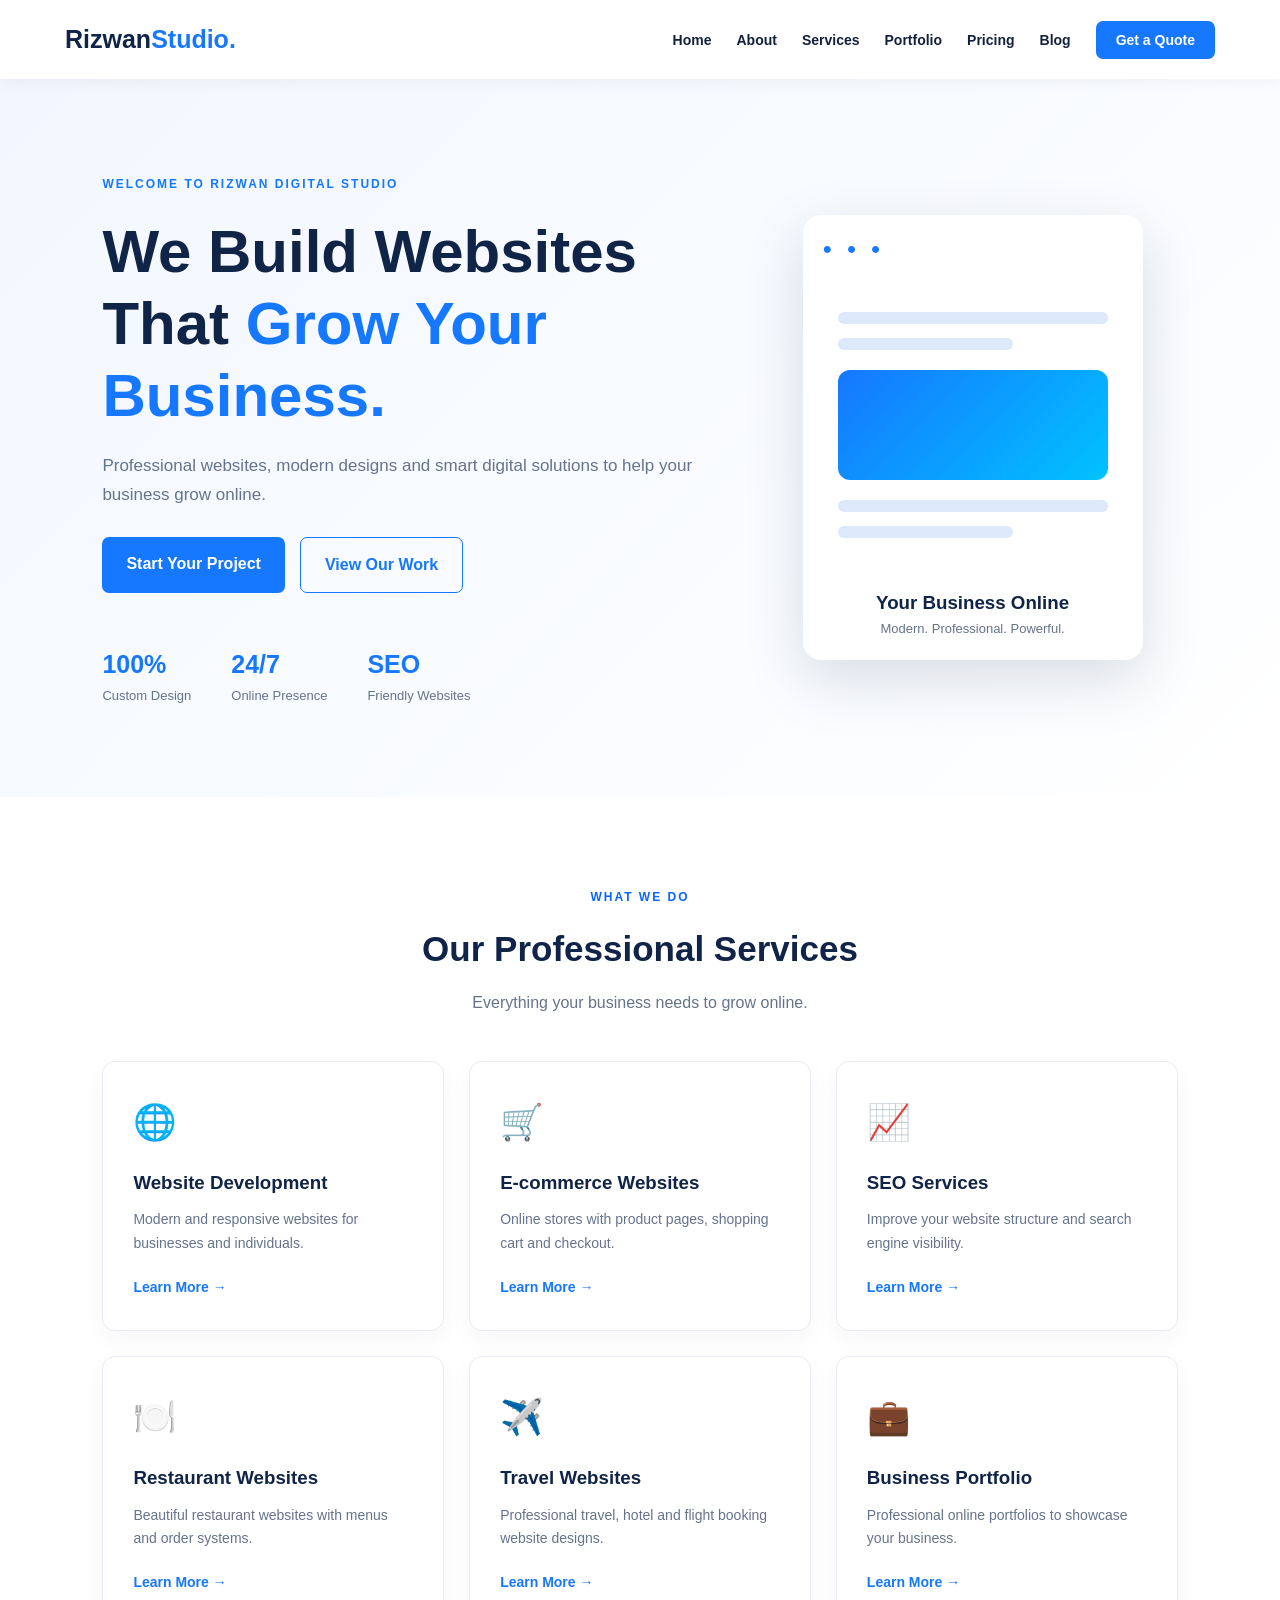
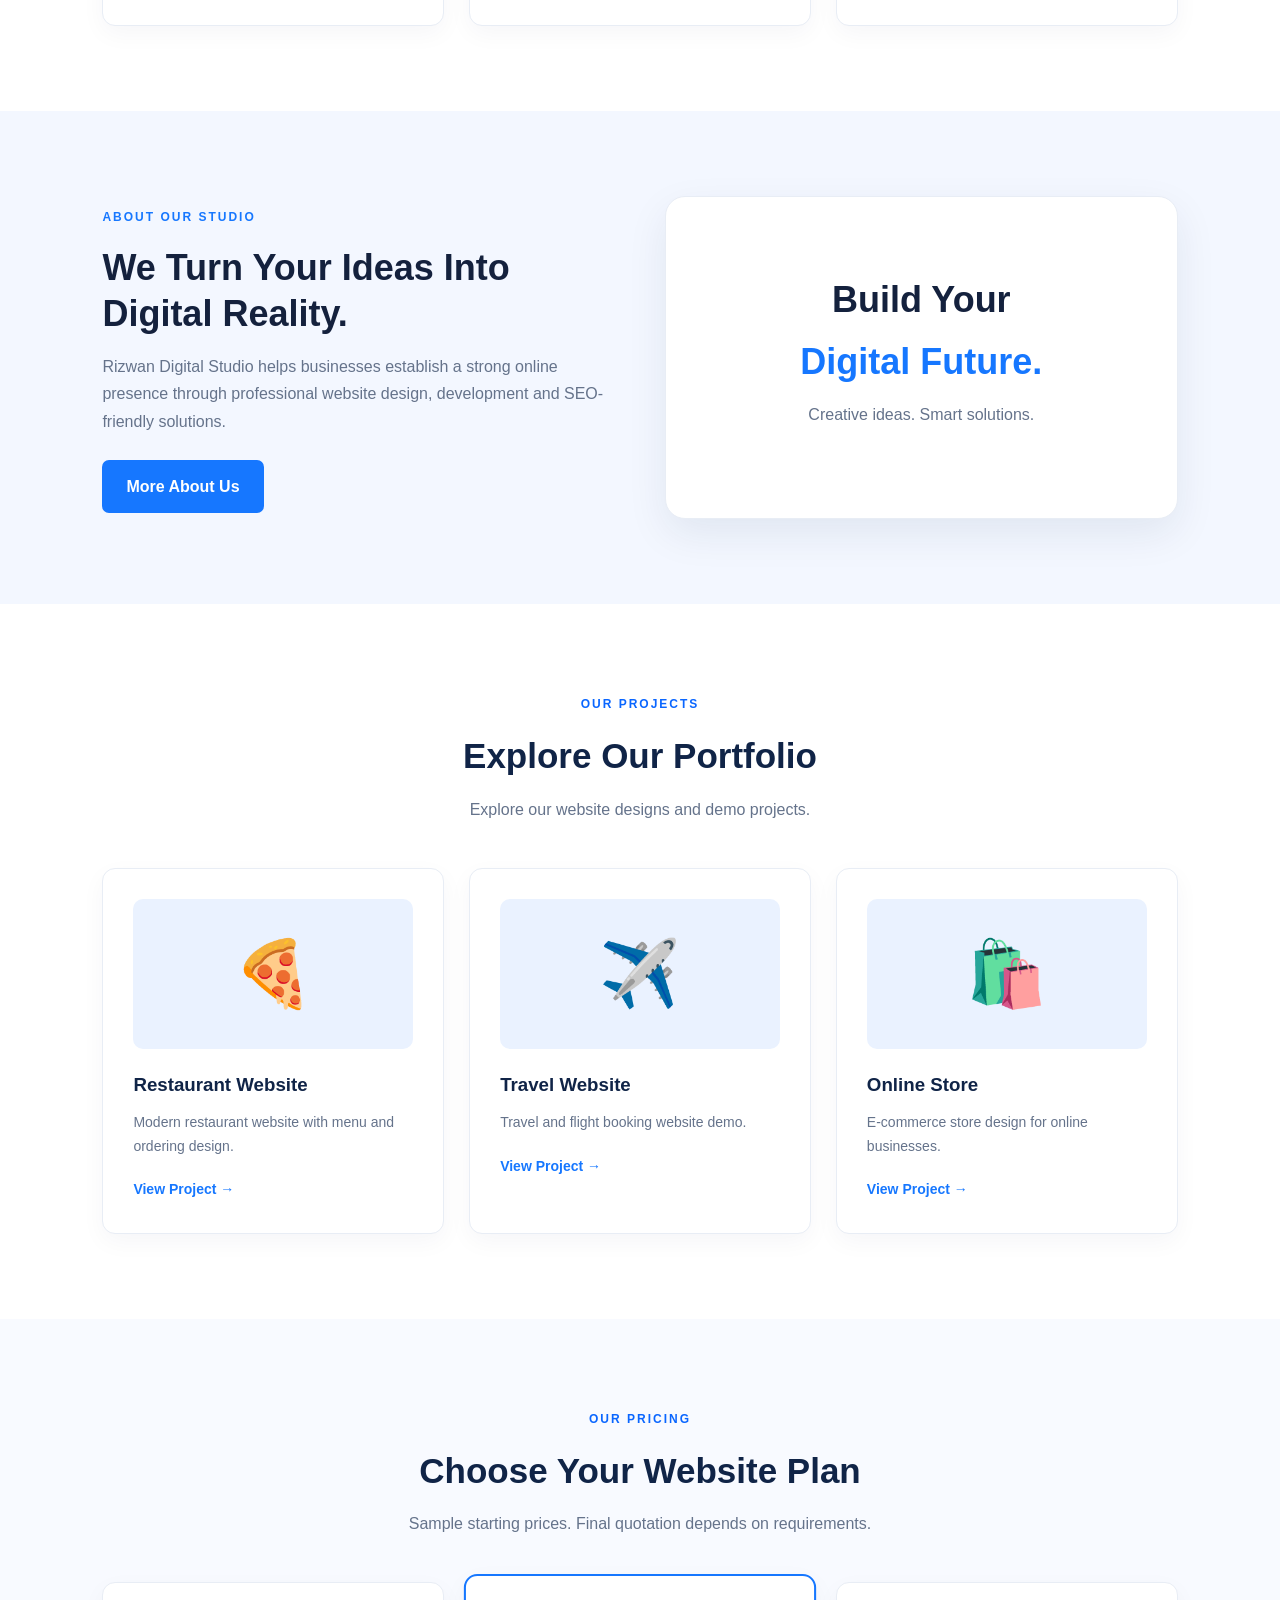
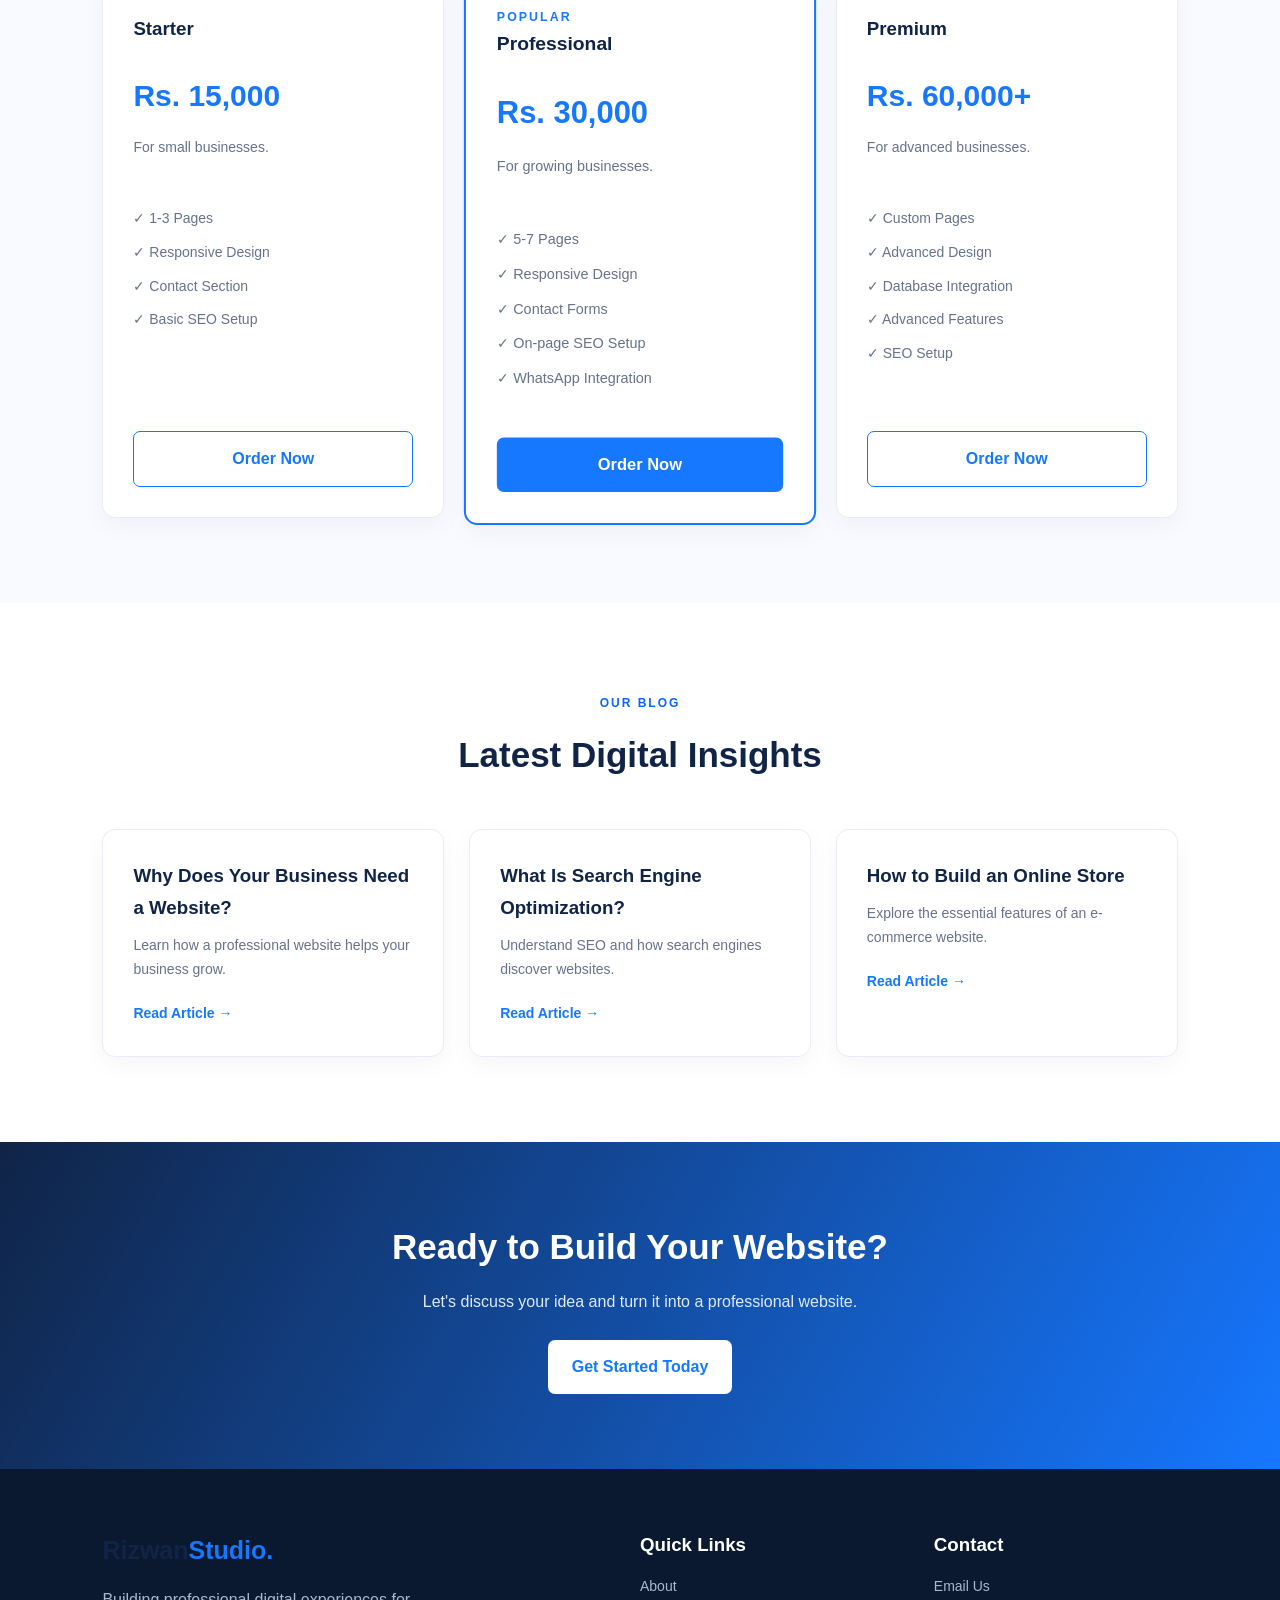
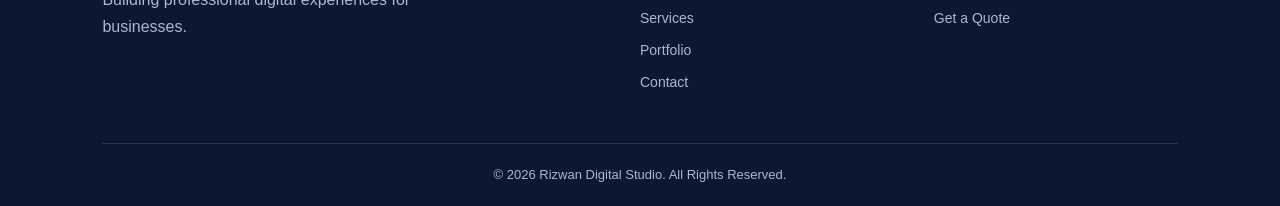
<file: index.html>
<!DOCTYPE html>
<html lang="en">
<head>
  <meta charset="UTF-8">
  <meta name="viewport" content="width=device-width, initial-scale=1.0">

  <title>Rizwan Digital Studio | Professional Website Development</title>
<meta name="google-site-verification" content="GywUWw0xwAsR7qrJtAwkgXCRAxbtR-EhbNXuRxHavLw" />
  <meta name="description" content="Rizwan Digital Studio provides professional website development, business websites, ecommerce solutions and SEO services.">
  <meta name="keywords" content="website development, web designer, business website, ecommerce website, SEO services">
  <meta name="author" content="Rizwan Digital Studio">
  <meta name="robots" content="index, follow">

  <link rel="canonical" href="https://YOUR-DOMAIN.com/">

  <meta property="og:title" content="Rizwan Digital Studio">
  <meta property="og:description" content="We build professional websites for growing businesses.">
  <meta property="og:type" content="website">

  <link rel="stylesheet" href="style.css">
</head>
<body>

  <!-- NAVBAR -->
  <header>
    <nav class="navbar">
      <a href="index.html" class="logo">
        Rizwan<span>Studio.</span>
      </a>

      <button class="menu-btn" id="menuBtn" aria-label="Open menu">
        ☰
      </button>

      <ul class="nav-links" id="navLinks">
        <li><a href="#home">Home</a></li>
        <li><a href="about.html">About</a></li>
        <li><a href="Service.html">Services</a></li>
        <li><a href="portfolio.html">Portfolio</a></li>
        <li><a href="pricing.html">Pricing</a></li>
        <li><a href="blog.html">Blog</a></li>
        <li><a href="contact.html" class="nav-btn">Get a Quote</a></li>
      </ul>
    </nav>
  </header>

  <!-- HERO -->
  <section class="hero" id="home">
    <div class="hero-content">
      <span class="tag">WELCOME TO RIZWAN DIGITAL STUDIO</span>

      <h1>
        We Build Websites That
        <span>Grow Your Business.</span>
      </h1>

      <p>
        Professional websites, modern designs and smart digital
        solutions to help your business grow online.
      </p>

      <div class="hero-buttons">
        <a href="contact.html" class="btn primary">Start Your Project</a>
        <a href="portfolio.html" class="btn secondary">View Our Work</a>
      </div>

      <div class="stats">
        <div>
          <h2>100%</h2>
          <p>Custom Design</p>
        </div>
        <div>
          <h2>24/7</h2>
          <p>Online Presence</p>
        </div>
        <div>
          <h2>SEO</h2>
          <p>Friendly Websites</p>
        </div>
      </div>
    </div>

    <div class="hero-image">
      <div class="mockup">
        <div class="mockup-top">● ● ●</div>
        <div class="mockup-content">
          <div class="mockup-line"></div>
          <div class="mockup-line short"></div>
          <div class="mockup-card"></div>
          <div class="mockup-line"></div>
          <div class="mockup-line short"></div>
        </div>
        <h3>Your Business Online</h3>
        <p>Modern. Professional. Powerful.</p>
      </div>
    </div>
  </section>

  <!-- SERVICES -->
  <section class="section" id="services">
    <div class="section-heading">
      <span>WHAT WE DO</span>
      <h2>Our Professional Services</h2>
      <p>Everything your business needs to grow online.</p>
    </div>

    <div class="cards">
      <div class="card">
        <div class="service-icon">🌐</div>
        <h3>Website Development</h3>
        <p>Modern and responsive websites for businesses and individuals.</p>
        <a href="Service.html">Learn More →</a>
      </div>

      <div class="card">
        <div class="service-icon">🛒</div>
        <h3>E-commerce Websites</h3>
        <p>Online stores with product pages, shopping cart and checkout.</p>
        <a href="Service.html">Learn More →</a>
      </div>

      <div class="card">
        <div class="service-icon">📈</div>
        <h3>SEO Services</h3>
        <p>Improve your website structure and search engine visibility.</p>
        <a href="Service.html">Learn More →</a>
      </div>

      <div class="card">
        <div class="service-icon">🍽️</div>
        <h3>Restaurant Websites</h3>
        <p>Beautiful restaurant websites with menus and order systems.</p>
        <a href="service.html">Learn More →</a>
      </div>

      <div class="card">
        <div class="service-icon">✈️</div>
        <h3>Travel Websites</h3>
        <p>Professional travel, hotel and flight booking website designs.</p>
        <a href="Service.html">Learn More →</a>
      </div>

      <div class="card">
        <div class="service-icon">💼</div>
        <h3>Business Portfolio</h3>
        <p>Professional online portfolios to showcase your business.</p>
        <a href="Service.html">Learn More →</a>
      </div>
    </div>
  </section>

  <!-- ABOUT -->
  <section class="about-section">
    <div>
      <span class="tag">ABOUT OUR STUDIO</span>
      <h2>We Turn Your Ideas Into Digital Reality.</h2>
      <p>
        Rizwan Digital Studio helps businesses establish a strong
        online presence through professional website design,
        development and SEO-friendly solutions.
      </p>
      <a href="about.html" class="btn primary">More About Us</a>
    </div>

    <div class="about-box">
      <h2>Build Your</h2>
      <h2 class="blue-text">Digital Future.</h2>
      <p>Creative ideas. Smart solutions.</p>
    </div>
  </section>

  <!-- PORTFOLIO -->
  <section class="section" id="portfolio">
    <div class="section-heading">
      <span>OUR PROJECTS</span>
      <h2>Explore Our Portfolio</h2>
      <p>Explore our website designs and demo projects.</p>
    </div>

    <div class="cards">
      <div class="card project-card">
        <div class="project-image">🍕</div>
        <h3>Restaurant Website</h3>
        <p>Modern restaurant website with menu and ordering design.</p>
        <a href="portfolio.html">View Project →</a>
      </div>

      <div class="card project-card">
        <div class="project-image">✈️</div>
        <h3>Travel Website</h3>
        <p>Travel and flight booking website demo.</p>
        <a href="portfolio.html">View Project →</a>
      </div>

      <div class="card project-card">
        <div class="project-image">🛍️</div>
        <h3>Online Store</h3>
        <p>E-commerce store design for online businesses.</p>
        <a href="portfolio.html">View Project →</a>
      </div>
    </div>
  </section>

  <!-- PRICING -->
  <section class="section pricing-section" id="pricing">
    <div class="section-heading">
      <span>OUR PRICING</span>
      <h2>Choose Your Website Plan</h2>
      <p>Sample starting prices. Final quotation depends on requirements.</p>
    </div>

    <div class="cards">
      <div class="card price-card">
        <h3>Starter</h3>
        <h2>Rs. 15,000</h2>
        <p>For small businesses.</p>
        <ul>
          <li>✓ 1-3 Pages</li>
          <li>✓ Responsive Design</li>
          <li>✓ Contact Section</li>
          <li>✓ Basic SEO Setup</li>
        </ul>
        <a href="contact.html" class="btn secondary">Order Now</a>
      </div>

      <div class="card price-card featured">
        <span class="tag">POPULAR</span>
        <h3>Professional</h3>
        <h2>Rs. 30,000</h2>
        <p>For growing businesses.</p>
        <ul>
          <li>✓ 5-7 Pages</li>
          <li>✓ Responsive Design</li>
          <li>✓ Contact Forms</li>
          <li>✓ On-page SEO Setup</li>
          <li>✓ WhatsApp Integration</li>
        </ul>
        <a href="contact.html" class="btn primary">Order Now</a>
      </div>

      <div class="card price-card">
        <h3>Premium</h3>
        <h2>Rs. 60,000+</h2>
        <p>For advanced businesses.</p>
        <ul>
          <li>✓ Custom Pages</li>
          <li>✓ Advanced Design</li>
          <li>✓ Database Integration</li>
          <li>✓ Advanced Features</li>
          <li>✓ SEO Setup</li>
        </ul>
        <a href="contact.html" class="btn secondary">Order Now</a>
      </div>
    </div>
  </section>

  <!-- BLOG -->
  <section class="section">
    <div class="section-heading">
      <span>OUR BLOG</span>
      <h2>Latest Digital Insights</h2>
    </div>

    <div class="cards">
      <div class="card">
        <h3>Why Does Your Business Need a Website?</h3>
        <p>Learn how a professional website helps your business grow.</p>
        <a href="blog.html">Read Article →</a>
      </div>

      <div class="card">
        <h3>What Is Search Engine Optimization?</h3>
        <p>Understand SEO and how search engines discover websites.</p>
        <a href="blog.html">Read Article →</a>
      </div>

      <div class="card">
        <h3>How to Build an Online Store</h3>
        <p>Explore the essential features of an e-commerce website.</p>
        <a href="blog.html">Read Article →</a>
      </div>
    </div>
  </section>

  <!-- CALL TO ACTION -->
  <section class="cta">
    <h2>Ready to Build Your Website?</h2>
    <p>Let's discuss your idea and turn it into a professional website.</p>
    <a href="contact.html" class="btn white-btn">Get Started Today</a>
  </section>

  <!-- FOOTER -->
  <footer>
    <div class="footer-content">
      <div>
        <a href="index.html" class="logo">
          Rizwan<span>Studio.</span>
        </a>
        <p>Building professional digital experiences for businesses.</p>
      </div>

      <div>
        <h3>Quick Links</h3>
        <a href="about.html">About</a>
        <a href="services.html">Services</a>
        <a href="portfolio.html">Portfolio</a>
        <a href="contact.html">Contact</a>
      </div>

      <div>
        <h3>Contact</h3>
        <a href="mailto:jamrizwan749@gmail.com">Email Us</a>
        <a href="contact.html">Get a Quote</a>
      </div>
    </div>

    <div class="copyright">
      © <span id="year"></span> Rizwan Digital Studio. All Rights Reserved.
    </div>
  </footer>

  <script src="script.js"></script>
</body>
</html>
</file>
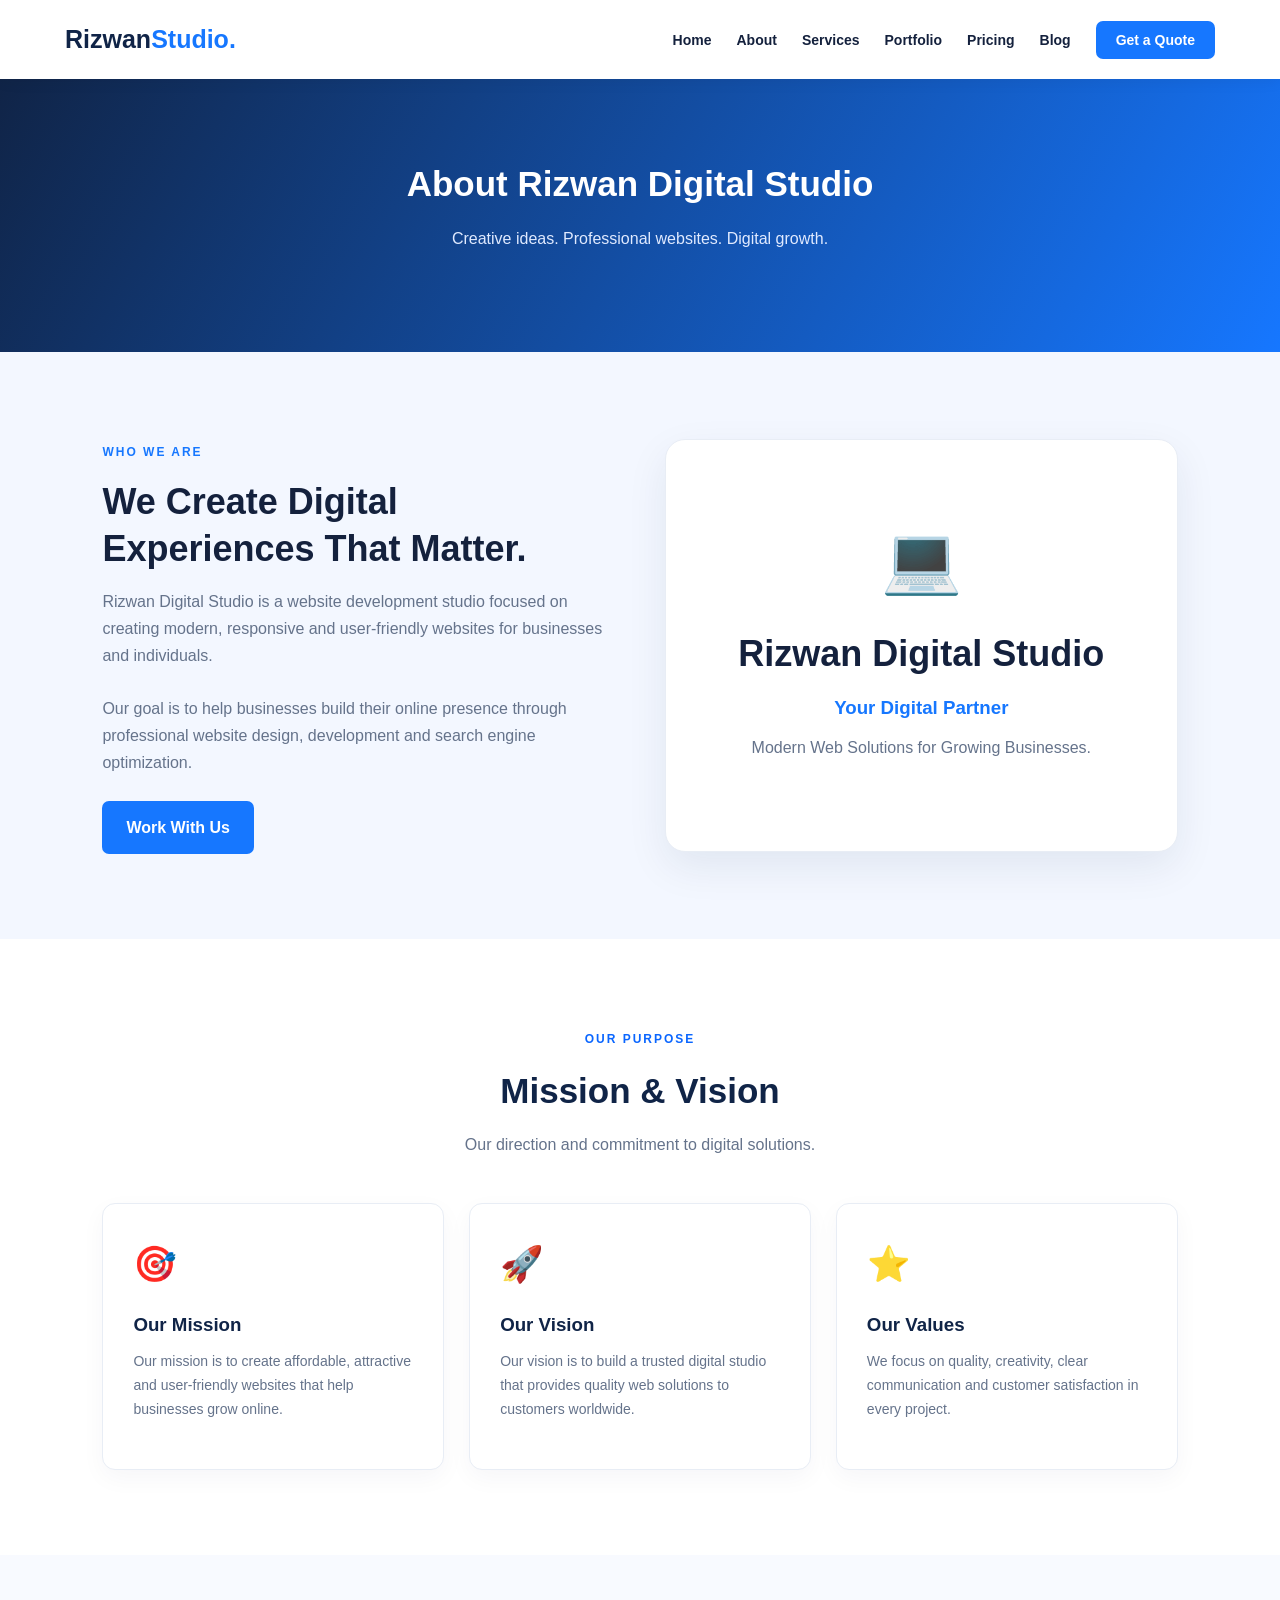
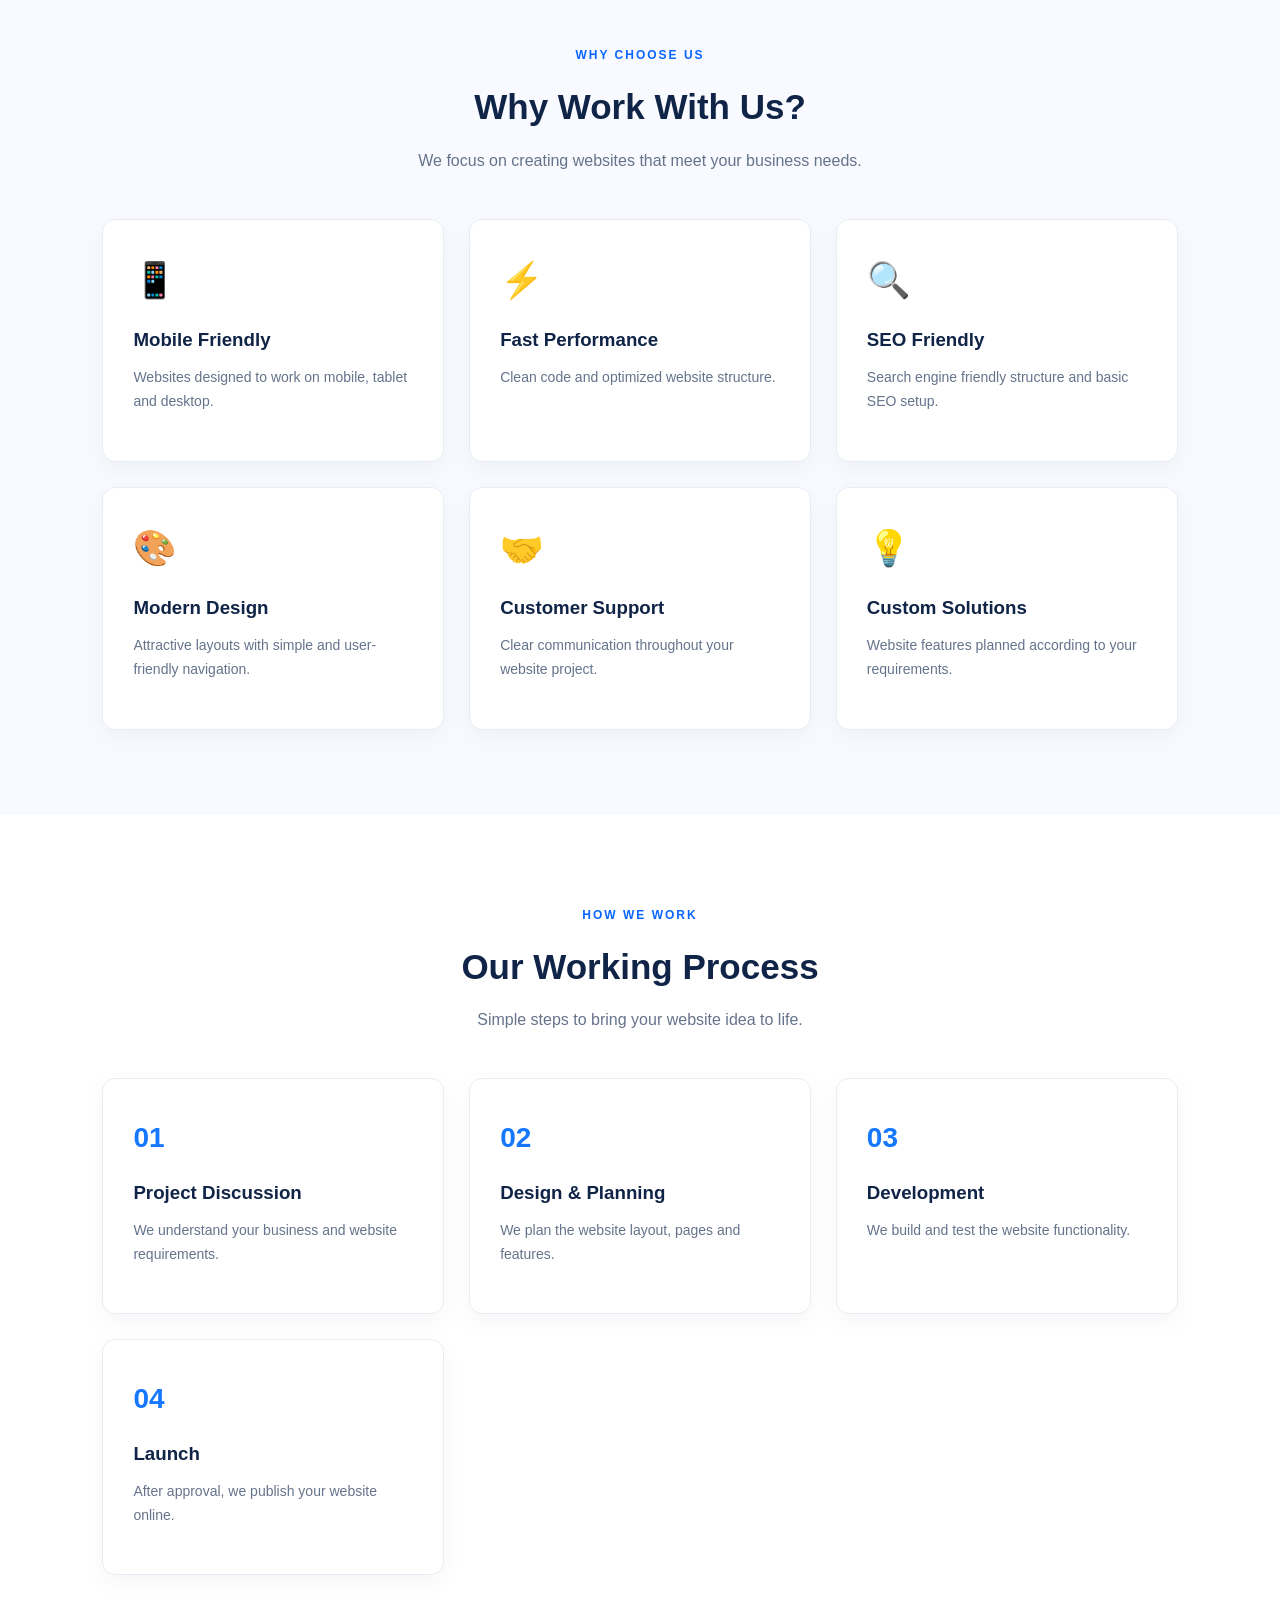
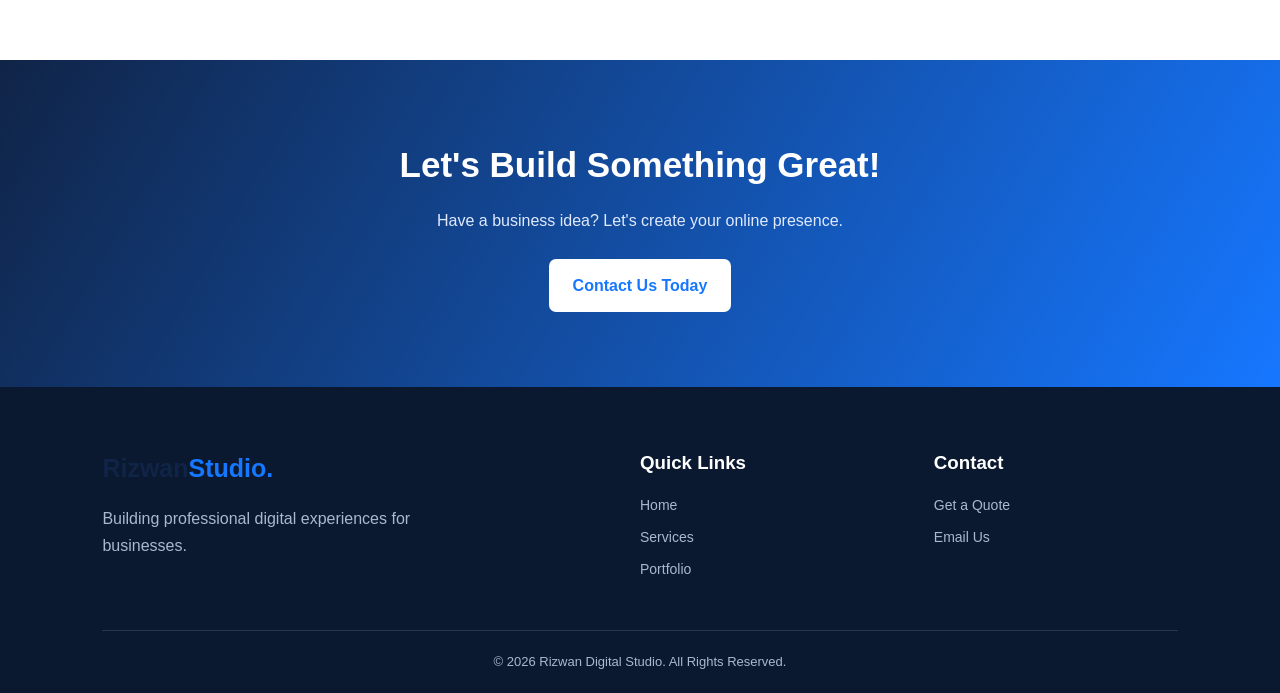
<file: about.html>
<!DOCTYPE html>
<html lang="en">

<head>
  <meta charset="UTF-8">
  <meta name="viewport" content="width=device-width, initial-scale=1.0">

  <title>About Us | Rizwan Digital Studio</title>

  <meta name="description" content="Learn about Rizwan Digital Studio, our website development services, our goals and how we help businesses grow online.">

  <meta name="author" content="Rizwan Digital Studio">
  <meta name="robots" content="index, follow">

  <link rel="canonical" href="https://YOUR-DOMAIN.com/about.html">

  <meta property="og:title" content="About Us | Rizwan Digital Studio">
  <meta property="og:description" content="Learn more about Rizwan Digital Studio and our professional website development services.">
  <meta property="og:type" content="website">

  <link rel="stylesheet" href="style.css">
</head>


<body>

<!-- NAVBAR -->
<header>
  <nav class="navbar">

    <a href="index.html" class="logo">
      Rizwan<span>Studio.</span>
    </a>

    <button class="menu-btn" id="menuBtn">☰</button>

    <ul class="nav-links" id="navLinks">
      <li><a href="index.html">Home</a></li>
      <li><a href="about.html">About</a></li>
      <li><a href="services.html">Services</a></li>
      <li><a href="portfolio.html">Portfolio</a></li>
      <li><a href="pricing.html">Pricing</a></li>
      <li><a href="blog.html">Blog</a></li>
      <li><a href="contact.html" class="nav-btn">Get a Quote</a></li>
    </ul>

  </nav>
</header>

<!-- HERO -->
<section class="cta">
  <h2>About Rizwan Digital Studio</h2>
  <p>Creative ideas. Professional websites. Digital growth.</p>
</section>

<!-- ABOUT INTRODUCTION -->
<section class="about-section">

  <div>
    <span class="tag">WHO WE ARE</span>

    <h2>We Create Digital Experiences That Matter.</h2>

    <p>
      Rizwan Digital Studio is a website development studio
      focused on creating modern, responsive and user-friendly
      websites for businesses and individuals.
    </p>

    <p>
      Our goal is to help businesses build their online presence
      through professional website design, development and
      search engine optimization.
    </p>

    <a href="contact.html" class="btn primary">
      Work With Us
    </a>
  </div>

  <div class="about-box">
    <div class="about-icon">💻</div>
    <h2>Rizwan Digital Studio</h2>
    <h3 class="blue-text">Your Digital Partner</h3>
    <p>Modern Web Solutions for Growing Businesses.</p>
  </div>

</section>

<!-- MISSION AND VISION -->
<section class="section">

  <div class="section-heading">
    <span>OUR PURPOSE</span>
    <h2>Mission & Vision</h2>
    <p>Our direction and commitment to digital solutions.</p>
  </div>

  <div class="cards">

    <div class="card">
      <div class="service-icon">🎯</div>
      <h3>Our Mission</h3>
      <p>
        Our mission is to create affordable, attractive and
        user-friendly websites that help businesses grow online.
      </p>
    </div>

    <div class="card">
      <div class="service-icon">🚀</div>
      <h3>Our Vision</h3>
      <p>
        Our vision is to build a trusted digital studio that
        provides quality web solutions to customers worldwide.
      </p>
    </div>

    <div class="card">
      <div class="service-icon">⭐</div>
      <h3>Our Values</h3>
      <p>
        We focus on quality, creativity, clear communication
        and customer satisfaction in every project.
      </p>
    </div>

  </div>

</section>

<!-- WHY CHOOSE US -->
<section class="section pricing-section">

  <div class="section-heading">
    <span>WHY CHOOSE US</span>
    <h2>Why Work With Us?</h2>
    <p>We focus on creating websites that meet your business needs.</p>
  </div>

  <div class="cards">

    <div class="card">
      <div class="service-icon">📱</div>
      <h3>Mobile Friendly</h3>
      <p>Websites designed to work on mobile, tablet and desktop.</p>
    </div>

    <div class="card">
      <div class="service-icon">⚡</div>
      <h3>Fast Performance</h3>
      <p>Clean code and optimized website structure.</p>
    </div>

    <div class="card">
      <div class="service-icon">🔍</div>
      <h3>SEO Friendly</h3>
      <p>Search engine friendly structure and basic SEO setup.</p>
    </div>

    <div class="card">
      <div class="service-icon">🎨</div>
      <h3>Modern Design</h3>
      <p>Attractive layouts with simple and user-friendly navigation.</p>
    </div>

    <div class="card">
      <div class="service-icon">🤝</div>
      <h3>Customer Support</h3>
      <p>Clear communication throughout your website project.</p>
    </div>

    <div class="card">
      <div class="service-icon">💡</div>
      <h3>Custom Solutions</h3>
      <p>Website features planned according to your requirements.</p>
    </div>

  </div>

</section>

<!-- WORKING PROCESS -->
<section class="section">

  <div class="section-heading">
    <span>HOW WE WORK</span>
    <h2>Our Working Process</h2>
    <p>Simple steps to bring your website idea to life.</p>
  </div>

  <div class="cards">

    <div class="card process-card">
      <span class="process-number">01</span>
      <h3>Project Discussion</h3>
      <p>We understand your business and website requirements.</p>
    </div>

    <div class="card process-card">
      <span class="process-number">02</span>
      <h3>Design & Planning</h3>
      <p>We plan the website layout, pages and features.</p>
    </div>

    <div class="card process-card">
      <span class="process-number">03</span>
      <h3>Development</h3>
      <p>We build and test the website functionality.</p>
    </div>

    <div class="card process-card">
      <span class="process-number">04</span>
      <h3>Launch</h3>
      <p>After approval, we publish your website online.</p>
    </div>

  </div>

</section>

<!-- CTA -->
<section class="cta">
  <h2>Let's Build Something Great!</h2>
  <p>Have a business idea? Let's create your online presence.</p>

  <a href="contact.html" class="btn white-btn">
    Contact Us Today
  </a>
</section>

<!-- FOOTER -->
<footer>

  <div class="footer-content">

    <div>
      <a href="index.html" class="logo">
        Rizwan<span>Studio.</span>
      </a>

      <p>Building professional digital experiences for businesses.</p>
    </div>

    <div>
      <h3>Quick Links</h3>
      <a href="index.html">Home</a>
      <a href="services.html">Services</a>
      <a href="portfolio.html">Portfolio</a>
    </div>

    <div>
      <h3>Contact</h3>
      <a href="contact.html">Get a Quote</a>
      <a href="mailto:jamrizwan749@gmail.com">Email Us</a>
    </div>

  </div>

  <div class="copyright">
    © <span id="year"></span>
    Rizwan Digital Studio. All Rights Reserved.
  </div>

</footer>

<script src="script.js"></script>

</body>
</html>
</file>
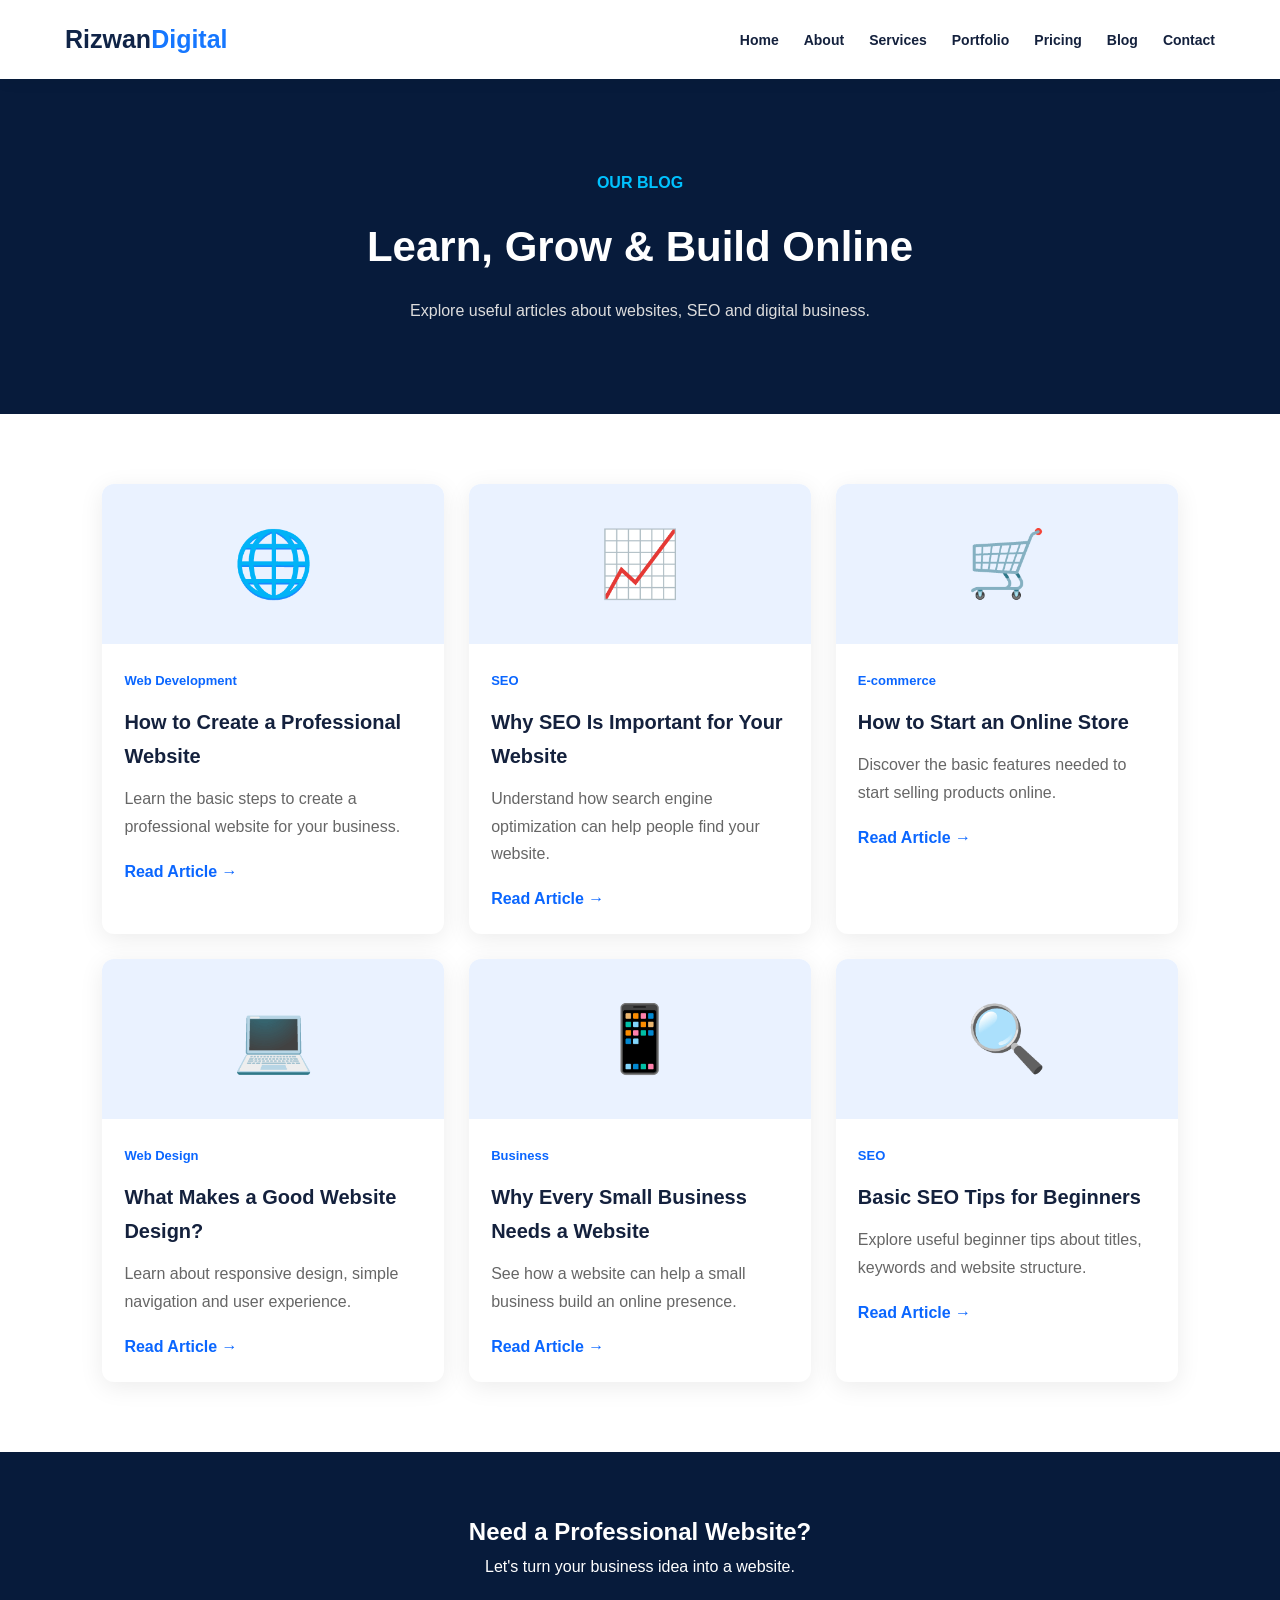
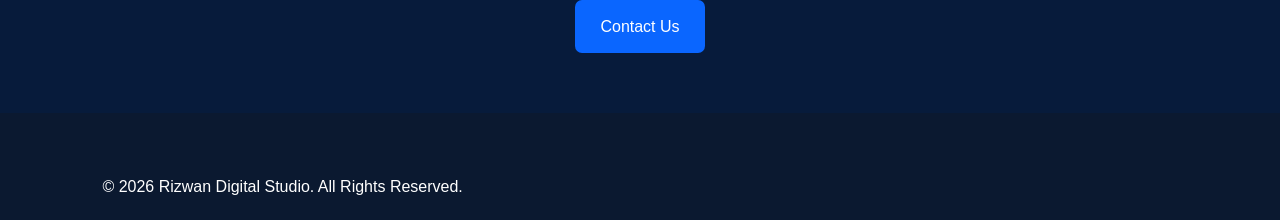
<file: blog.html>
<!DOCTYPE html>
<html lang="en">

<head>
    <meta charset="UTF-8">
    <meta name="viewport" content="width=device-width, initial-scale=1.0">

    <title>Website Development Blog | Rizwan Digital Studio</title>

    <meta name="description" content="Read helpful articles about website development, web design, SEO and online business by Rizwan Digital Studio.">

    <meta name="author" content="Rizwan Digital Studio">
    <meta name="robots" content="index, follow">

    <link rel="canonical" href="https://YOUR-DOMAIN.com/blog.html">

    <meta property="og:title" content="Website Development Blog | Rizwan Digital Studio">
    <meta property="og:description" content="Read helpful articles about website development, web design, SEO and online business.">
    <meta property="og:type" content="website">

    <link rel="stylesheet" href="style.css">
</head>


<body>

<header class="header">
    <nav class="navbar">
        <a href="index.html" class="logo">Rizwan<span>Digital</span></a>

        <button class="menu-btn" id="menuBtn">☰</button>

        <ul class="nav-links" id="navLinks">
            <li><a href="index.html">Home</a></li>
            <li><a href="about.html">About</a></li>
            <li><a href="services.html">Services</a></li>
            <li><a href="portfolio.html">Portfolio</a></li>
            <li><a href="pricing.html">Pricing</a></li>
            <li><a href="blog.html" class="active">Blog</a></li>
            <li><a href="contact.html">Contact</a></li>
        </ul>
    </nav>
</header>

<section class="blog-hero">
    <span>OUR BLOG</span>
    <h1>Learn, Grow & Build Online</h1>
    <p>Explore useful articles about websites, SEO and digital business.</p>
</section>

<section class="blog-section">

    <div class="blog-grid">

        <article class="blog-card">
            <div class="blog-image">🌐</div>
            <div class="blog-content">
                <span class="blog-category">Web Development</span>
                <h2>How to Create a Professional Website</h2>
                <p>Learn the basic steps to create a professional website for your business.</p>
                <a href="professional-website.html">Read Article →</a>
            </div>
        </article>

        <article class="blog-card">
            <div class="blog-image">📈</div>
            <div class="blog-content">
                <span class="blog-category">SEO</span>
                <h2>Why SEO Is Important for Your Website</h2>
                <p>Understand how search engine optimization can help people find your website.</p>
                <a href="seo-importance.html">Read Article →</a>
            </div>
        </article>

        <article class="blog-card">
            <div class="blog-image">🛒</div>
            <div class="blog-content">
                <span class="blog-category">E-commerce</span>
                <h2>How to Start an Online Store</h2>
                <p>Discover the basic features needed to start selling products online.</p>
                <a href="online-store.html">Read Article →</a>
            </div>
        </article>

        <article class="blog-card">
            <div class="blog-image">💻</div>
            <div class="blog-content">
                <span class="blog-category">Web Design</span>
                <h2>What Makes a Good Website Design?</h2>
                <p>Learn about responsive design, simple navigation and user experience.</p>
              <a href="website-design.html">Read Article →</a>
            </div>
        </article>

        <article class="blog-card">
            <div class="blog-image">📱</div>
            <div class="blog-content">
                <span class="blog-category">Business</span>
                <h2>Why Every Small Business Needs a Website</h2>
                <p>See how a website can help a small business build an online presence.</p>
             <a href="small-business-website.html">Read Article →</a>
            </div>
        </article>

        <article class="blog-card">
            <div class="blog-image">🔍</div>
            <div class="blog-content">
                <span class="blog-category">SEO</span>
                <h2>Basic SEO Tips for Beginners</h2>
                <p>Explore useful beginner tips about titles, keywords and website structure.</p>
               <a href="seo-tips.html">Read Article →</a>
            </div>
        </article>

    </div>

</section>

<section class="blog-cta">
    <h2>Need a Professional Website?</h2>
    <p>Let's turn your business idea into a website.</p>
    <a href="contact.html">Contact Us</a>
</section>

<footer class="footer">
    <p>© <span id="year"></span> Rizwan Digital Studio. All Rights Reserved.</p>
</footer>

<script src="script.js"></script>

</body>
</html>
</file>
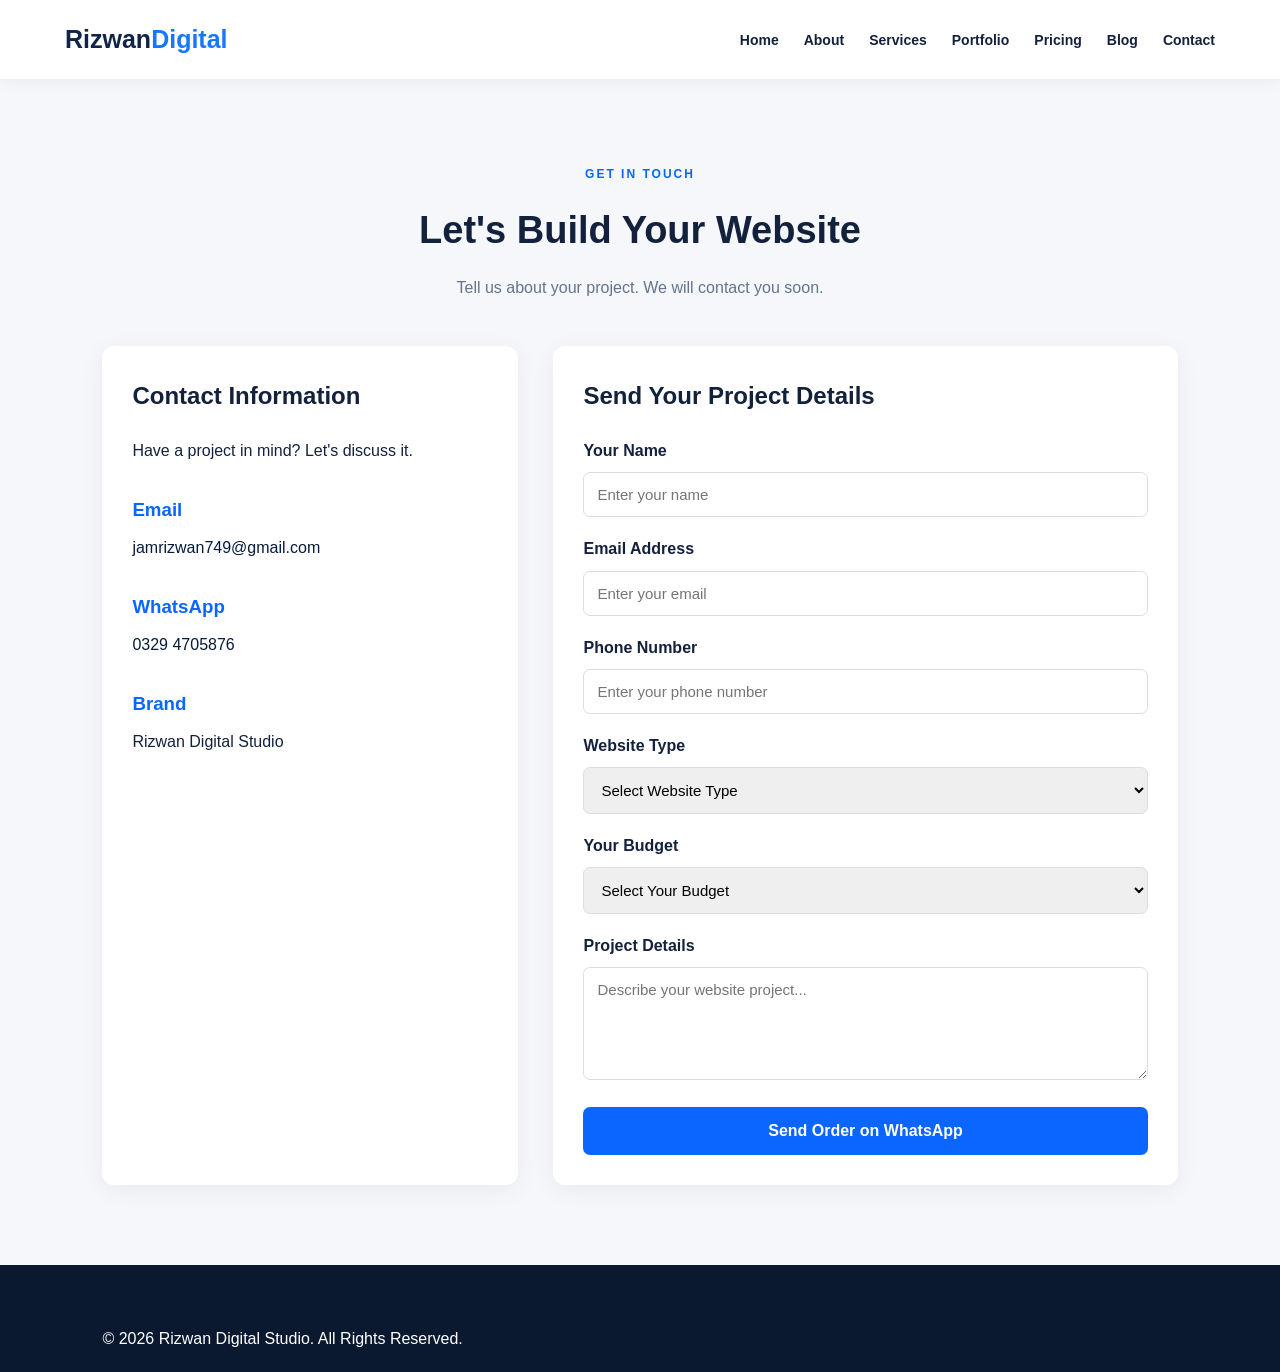
<file: contact.html>
<!DOCTYPE html>
<html lang="en">
<head>
    <meta charset="UTF-8">
    <meta name="viewport" content="width=device-width, initial-scale=1.0">

    <title>Contact Us | Rizwan Digital Studio</title>
    <meta name="description" content="Contact Rizwan Digital Studio for professional website development, e-commerce websites and SEO services.">

    <link rel="stylesheet" href="style.css">
</head>
<body>

<header class="header">
    <nav class="navbar">
        <a href="index.html" class="logo">Rizwan<span>Digital</span></a>

        <button class="menu-btn" id="menuBtn">☰</button>

        <ul class="nav-links" id="navLinks">
            <li><a href="index.html">Home</a></li>
            <li><a href="about.html">About</a></li>
            <li><a href="services.html">Services</a></li>
            <li><a href="portfolio.html">Portfolio</a></li>
            <li><a href="pricing.html">Pricing</a></li>
            <li><a href="blog.html">Blog</a></li>
            <li><a href="contact.html" class="active">Contact</a></li>
        </ul>
    </nav>
</header>

<section class="contact-section">
    <div class="section-heading">
        <span>GET IN TOUCH</span>
        <h1>Let's Build Your Website</h1>
        <p>Tell us about your project. We will contact you soon.</p>
    </div>

    <div class="contact-layout">

        <div class="contact-info">
            <h2>Contact Information</h2>
            <p>Have a project in mind? Let's discuss it.</p>

            <div class="contact-detail">
                <h3>Email</h3>
                <a href="mailto:jamrizwan749@gmail.com">
                    jamrizwan749@gmail.com
                </a>
            </div>

            <div class="contact-detail">
                <h3>WhatsApp</h3>
                <a href="https://wa.me/923294705876" target="_blank">
                    0329 4705876
                </a>
            </div>

            <div class="contact-detail">
                <h3>Brand</h3>
                <p>Rizwan Digital Studio</p>
            </div>
        </div>

        <form class="contact-form" id="orderForm">

            <h2>Send Your Project Details</h2>

            <div class="form-group">
                <label for="name">Your Name</label>
                <input type="text" id="name" name="name"
                       placeholder="Enter your name" required>
            </div>

            <div class="form-group">
                <label for="email">Email Address</label>
                <input type="email" id="email" name="email"
                       placeholder="Enter your email" required>
            </div>

            <div class="form-group">
                <label for="phone">Phone Number</label>
                <input type="tel" id="phone" name="phone"
                       placeholder="Enter your phone number" required>
            </div>

            <div class="form-group">
                <label for="service">Website Type</label>
                <select id="service" name="service" required>
                    <option value="">Select Website Type</option>
                    <option value="Business Website">Business Website</option>
                    <option value="E-commerce Website">E-commerce Website</option>
                    <option value="Restaurant Website">Restaurant Website</option>
                    <option value="Travel Website">Travel Website</option>
                    <option value="Portfolio Website">Portfolio Website</option>
                    <option value="Other">Other</option>
                </select>
            </div>

            <div class="form-group">
                <label for="budget">Your Budget</label>
                <select id="budget" name="budget" required>
                    <option value="">Select Your Budget</option>
                    <option value="Under Rs. 15,000">Under Rs. 15,000</option>
                    <option value="Rs. 15,000 - 30,000">Rs. 15,000 - 30,000</option>
                    <option value="Rs. 30,000 - 60,000">Rs. 30,000 - 60,000</option>
                    <option value="Rs. 60,000+">Rs. 60,000+</option>
                </select>
            </div>

            <div class="form-group">
                <label for="message">Project Details</label>
                <textarea id="message" name="message"
                          rows="5"
                          placeholder="Describe your website project..."
                          required></textarea>
            </div>

            <button type="submit" class="submit-btn">
                Send Order on WhatsApp
            </button>

        </form>
    </div>
</section>

<footer class="footer">
    <p>© <span id="year"></span> Rizwan Digital Studio. All Rights Reserved.</p>
</footer>

<script src="script.js"></script>

</body>
</html>
</file>
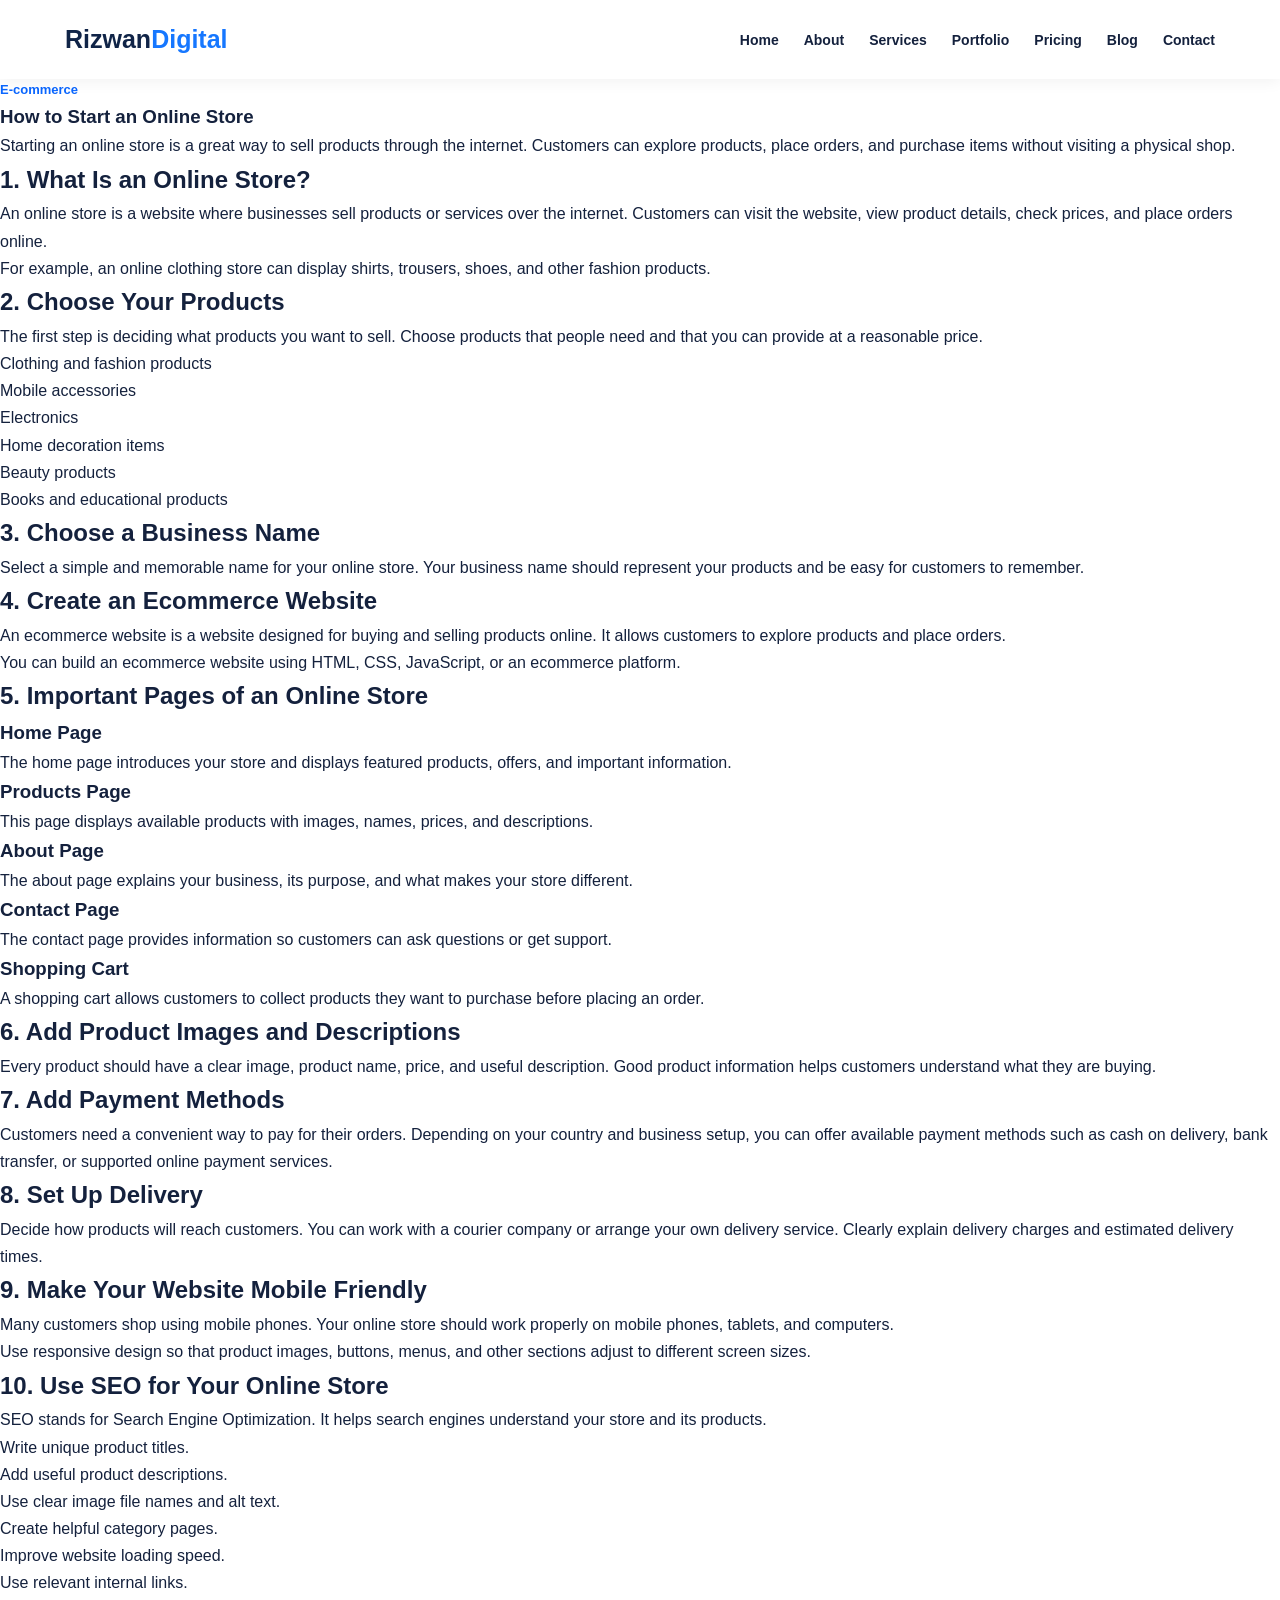
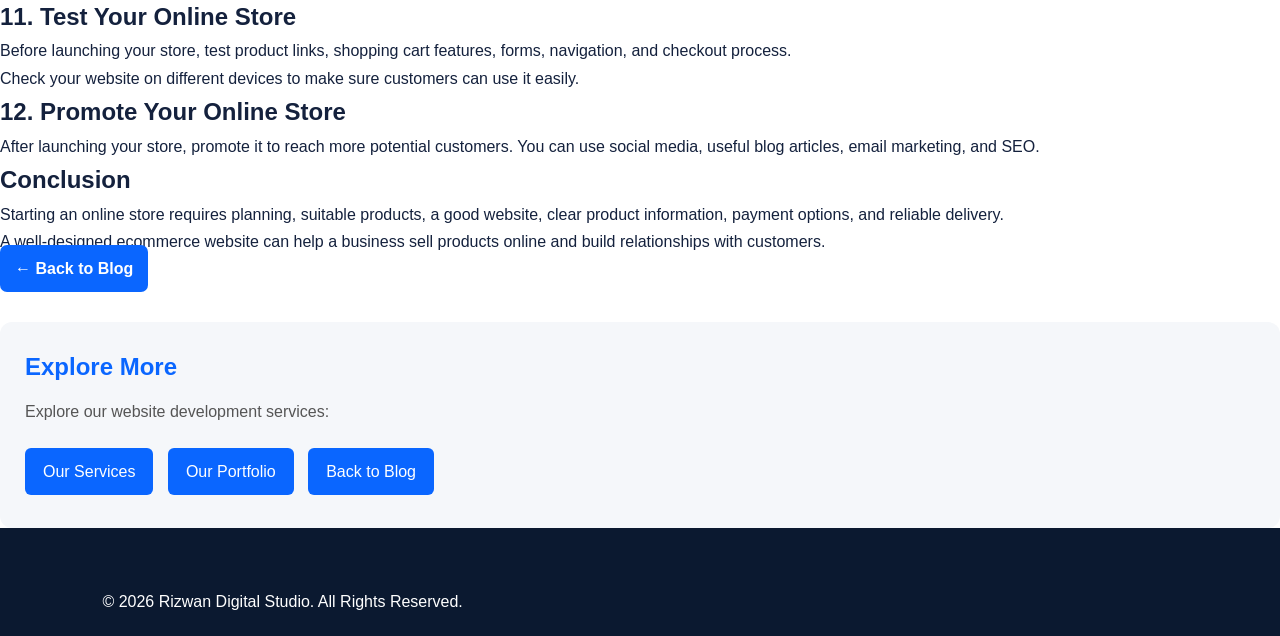
<file: online-store.html>
<!DOCTYPE html>
<html lang="en">


<head>
    <meta charset="UTF-8">
    <meta name="viewport" content="width=device-width, initial-scale=1.0">

    <title>How to Start an Online Store | Rizwan Digital Studio</title>

    <meta name="description" content="Learn how to start an online store, choose products, create an ecommerce website, accept payments, and grow your online business.">

    <meta name="author" content="Rizwan Digital Studio">
    <meta name="robots" content="index, follow">

    <link rel="canonical" href="https://YOUR-DOMAIN.com/online-store.html">

    <meta property="og:title" content="How to Start an Online Store">
    <meta property="og:description" content="Learn how to create an ecommerce website and grow your online business.">
    <meta property="og:type" content="article">

    <link rel="stylesheet" href="style.css">
</head>


<body>

<header class="header">
    <nav class="navbar">

        <a href="index.html" class="logo">
            Rizwan<span>Digital</span>
        </a>

        <button class="menu-btn" id="menuBtn">☰</button>

        <ul class="nav-links" id="navLinks">
            <li><a href="index.html">Home</a></li>
            <li><a href="about.html">About</a></li>
            <li><a href="service.html">Services</a></li>
            <li><a href="portfolio.html">Portfolio</a></li>
            <li><a href="pricing.html">Pricing</a></li>
            <li><a href="blog.html" class="active">Blog</a></li>
            <li><a href="contact.html">Contact</a></li>
        </ul>

    </nav>
</header>

<section class="article-section">

    <article class="article-content">

        <p class="blog-category">E-commerce</p>

        <h1>How to Start an Online Store</h1>

        <p class="article-intro">
            Starting an online store is a great way to sell products
            through the internet. Customers can explore products,
            place orders, and purchase items without visiting
            a physical shop.
        </p>

        <h2>1. What Is an Online Store?</h2>

        <p>
            An online store is a website where businesses sell products
            or services over the internet. Customers can visit the website,
            view product details, check prices, and place orders online.
        </p>

        <p>
            For example, an online clothing store can display shirts,
            trousers, shoes, and other fashion products.
        </p>

        <h2>2. Choose Your Products</h2>

        <p>
            The first step is deciding what products you want to sell.
            Choose products that people need and that you can provide
            at a reasonable price.
        </p>

        <ul>
            <li>Clothing and fashion products</li>
            <li>Mobile accessories</li>
            <li>Electronics</li>
            <li>Home decoration items</li>
            <li>Beauty products</li>
            <li>Books and educational products</li>
        </ul>

        <h2>3. Choose a Business Name</h2>

        <p>
            Select a simple and memorable name for your online store.
            Your business name should represent your products and
            be easy for customers to remember.
        </p>

        <h2>4. Create an Ecommerce Website</h2>

        <p>
            An ecommerce website is a website designed for buying
            and selling products online. It allows customers to
            explore products and place orders.
        </p>

        <p>
            You can build an ecommerce website using HTML, CSS,
            JavaScript, or an ecommerce platform.
        </p>

        <h2>5. Important Pages of an Online Store</h2>

        <h3>Home Page</h3>

        <p>
            The home page introduces your store and displays featured
            products, offers, and important information.
        </p>

        <h3>Products Page</h3>

        <p>
            This page displays available products with images,
            names, prices, and descriptions.
        </p>

        <h3>About Page</h3>

        <p>
            The about page explains your business, its purpose,
            and what makes your store different.
        </p>

        <h3>Contact Page</h3>

        <p>
            The contact page provides information so customers
            can ask questions or get support.
        </p>

        <h3>Shopping Cart</h3>

        <p>
            A shopping cart allows customers to collect products
            they want to purchase before placing an order.
        </p>

        <h2>6. Add Product Images and Descriptions</h2>

        <p>
            Every product should have a clear image, product name,
            price, and useful description. Good product information
            helps customers understand what they are buying.
        </p>

        <h2>7. Add Payment Methods</h2>

        <p>
            Customers need a convenient way to pay for their orders.
            Depending on your country and business setup, you can
            offer available payment methods such as cash on delivery,
            bank transfer, or supported online payment services.
        </p>

        <h2>8. Set Up Delivery</h2>

        <p>
            Decide how products will reach customers. You can work
            with a courier company or arrange your own delivery
            service. Clearly explain delivery charges and estimated
            delivery times.
        </p>

        <h2>9. Make Your Website Mobile Friendly</h2>

        <p>
            Many customers shop using mobile phones. Your online
            store should work properly on mobile phones, tablets,
            and computers.
        </p>

        <p>
            Use responsive design so that product images, buttons,
            menus, and other sections adjust to different screen sizes.
        </p>

        <h2>10. Use SEO for Your Online Store</h2>

        <p>
            SEO stands for Search Engine Optimization. It helps
            search engines understand your store and its products.
        </p>

        <ul>
            <li>Write unique product titles.</li>
            <li>Add useful product descriptions.</li>
            <li>Use clear image file names and alt text.</li>
            <li>Create helpful category pages.</li>
            <li>Improve website loading speed.</li>
            <li>Use relevant internal links.</li>
        </ul>

        <h2>11. Test Your Online Store</h2>

        <p>
            Before launching your store, test product links,
            shopping cart features, forms, navigation, and
            checkout process.
        </p>

        <p>
            Check your website on different devices to make sure
            customers can use it easily.
        </p>

        <h2>12. Promote Your Online Store</h2>

        <p>
            After launching your store, promote it to reach more
            potential customers. You can use social media,
            useful blog articles, email marketing, and SEO.
        </p>

        <h2>Conclusion</h2>

        <p>
            Starting an online store requires planning, suitable
            products, a good website, clear product information,
            payment options, and reliable delivery.
        </p>

        <p>
            A well-designed ecommerce website can help a business
            sell products online and build relationships with
            customers.
        </p>

        <a href="blog.html" class="submit-btn">
            ← Back to Blog
        </a>
        
<div class="article-links">
    <h2>Explore More</h2>

    <p>Explore our website development services:</p>

    <a href="service.html">Our Services</a>

    <a href="portfolio.html">Our Portfolio</a>

    <a href="blog.html">Back to Blog</a>
</div>


    </article>

</section>

<footer class="footer">
    <p>
        © <span id="year"></span> Rizwan Digital Studio.
        All Rights Reserved.
    </p>
</footer>

<script src="script.js"></script>

</body>
</html>
</file>
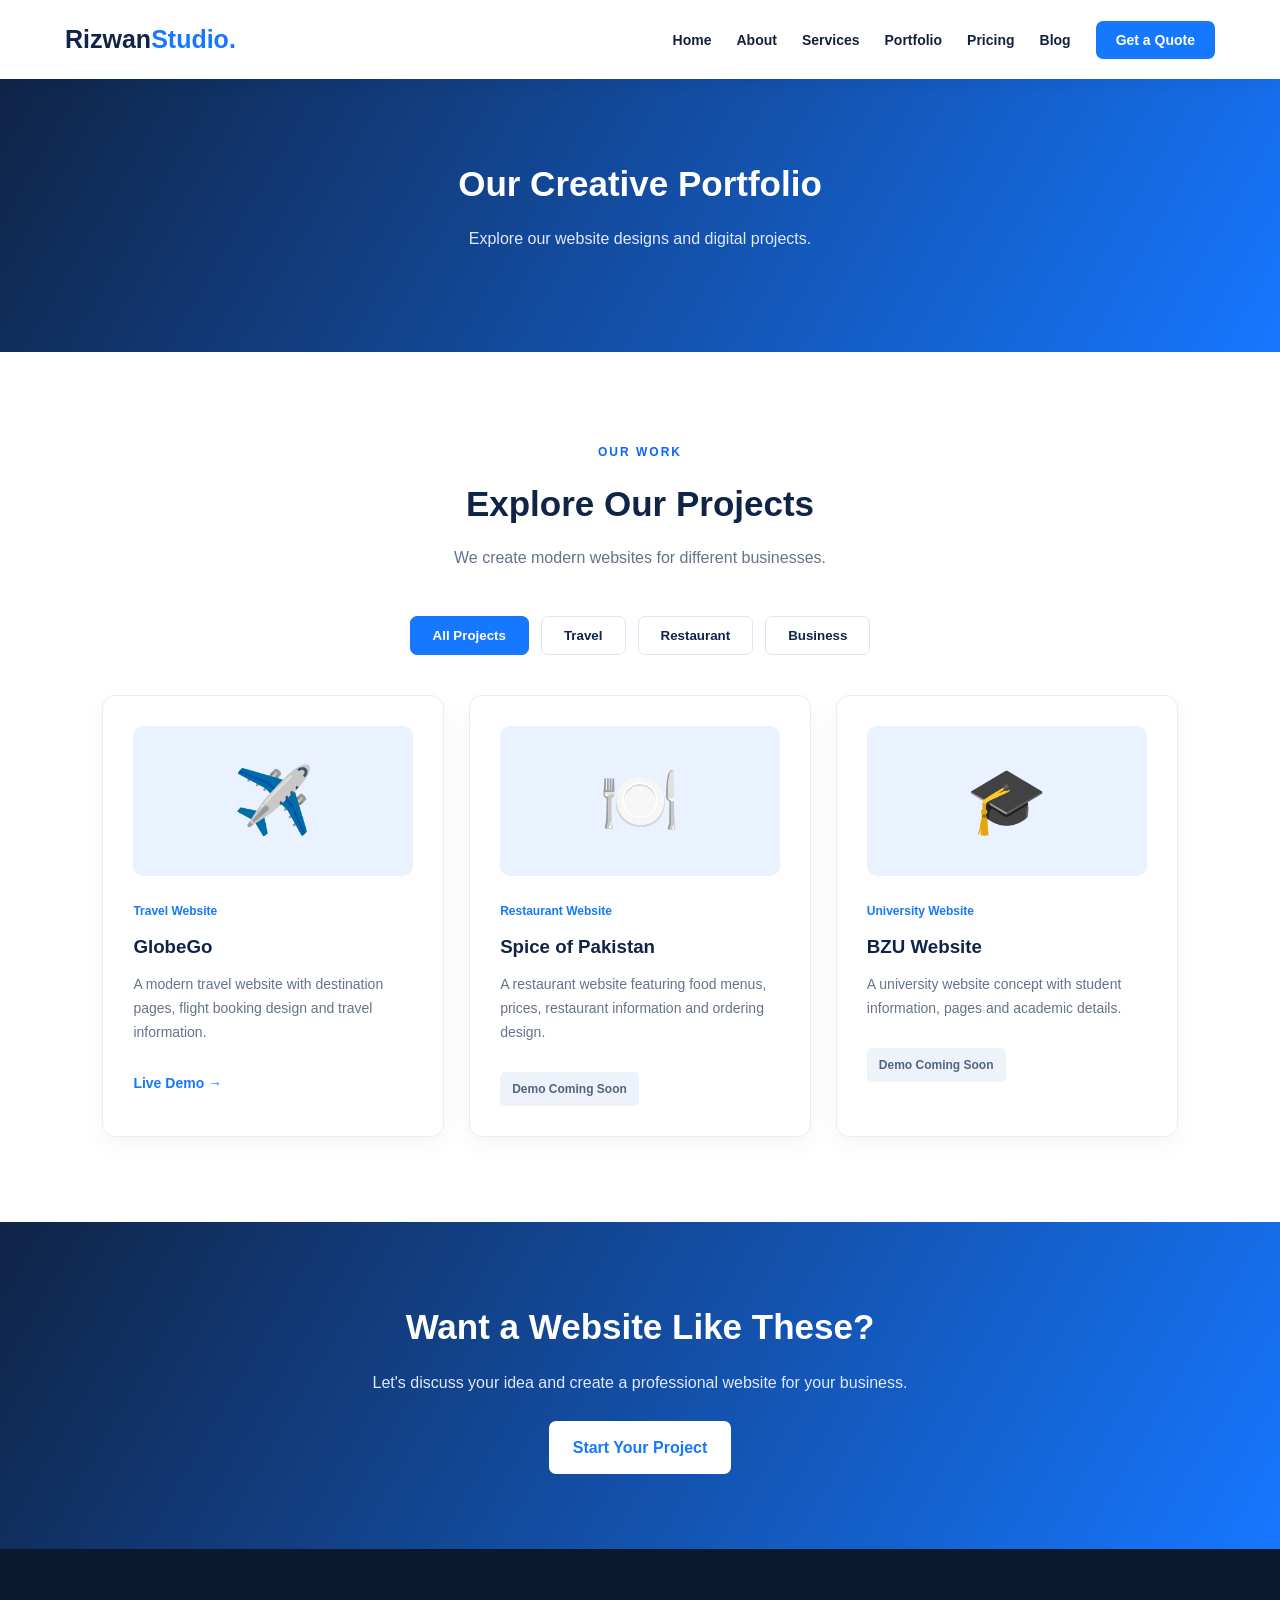
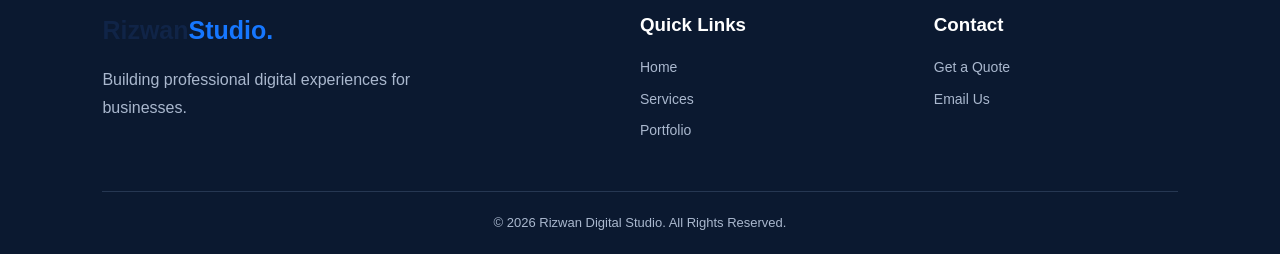
<file: portfolio.html>
<!DOCTYPE html>
<html lang="en">

<head>
  <meta charset="UTF-8">
  <meta name="viewport" content="width=device-width, initial-scale=1.0">

  <title>Our Portfolio | Website Projects | Rizwan Digital Studio</title>

  <meta name="description" content="Explore website development projects by Rizwan Digital Studio, including restaurant, travel and business websites.">

  <meta name="author" content="Rizwan Digital Studio">
  <meta name="robots" content="index, follow">

  <link rel="canonical" href="https://YOUR-DOMAIN.com/portfolio.html">

  <meta property="og:title" content="Our Portfolio | Rizwan Digital Studio">
  <meta property="og:description" content="Explore our website development projects and creative designs.">
  <meta property="og:type" content="website">

  <link rel="stylesheet" href="style.css">
</head>


<body>

<header>
  <nav class="navbar">
    <a href="index.html" class="logo">
      Rizwan<span>Studio.</span>
    </a>

    <button class="menu-btn" id="menuBtn">☰</button>

    <ul class="nav-links" id="navLinks">
      <li><a href="index.html">Home</a></li>
      <li><a href="about.html">About</a></li>
      <li><a href="services.html">Services</a></li>
      <li><a href="portfolio.html">Portfolio</a></li>
      <li><a href="pricing.html">Pricing</a></li>
      <li><a href="blog.html">Blog</a></li>
      <li><a href="contact.html" class="nav-btn">Get a Quote</a></li>
    </ul>
  </nav>
</header>

<!-- PAGE HERO -->
<section class="cta">
  <h2>Our Creative Portfolio</h2>
  <p>Explore our website designs and digital projects.</p>
</section>

<!-- PORTFOLIO -->
<section class="section">

  <div class="section-heading">
    <span>OUR WORK</span>
    <h2>Explore Our Projects</h2>
    <p>We create modern websites for different businesses.</p>
  </div>

  <!-- FILTER BUTTONS -->
  <div class="portfolio-filters">
    <button class="filter-btn active" data-filter="all">All Projects</button>
    <button class="filter-btn" data-filter="travel">Travel</button>
    <button class="filter-btn" data-filter="restaurant">Restaurant</button>
    <button class="filter-btn" data-filter="business">Business</button>
  </div>

  <!-- PROJECT CARDS -->
  <div class="cards portfolio-grid">

    <!-- PROJECT 1 -->
    <div class="card project-card" data-category="travel">

      <div class="project-image">✈️</div>

      <span class="project-category">Travel Website</span>

      <h3>GlobeGo</h3>

      <p>
        A modern travel website with destination pages,
        flight booking design and travel information.
      </p>

      <a href="https://jamrizwan876.github.io/flightbook/"
         target="_blank" rel="noopener noreferrer"
         class="project-link">
        Live Demo →
      </a>

    </div>

    <!-- PROJECT 2 -->
    <div class="card project-card" data-category="restaurant">

      <div class="project-image">🍽️</div>

      <span class="project-category">Restaurant Website</span>

      <h3>Spice of Pakistan</h3>

      <p>
        A restaurant website featuring food menus,
        prices, restaurant information and ordering design.
      </p>

      <span class="project-status">Demo Coming Soon</span>

    </div>

    <!-- PROJECT 3 -->
    <div class="card project-card" data-category="business">

      <div class="project-image">🎓</div>

      <span class="project-category">University Website</span>

      <h3>BZU Website</h3>

      <p>
        A university website concept with student
        information, pages and academic details.
      </p>

      <span class="project-status">Demo Coming Soon</span>

    </div>

  </div>

</section>

<!-- CTA -->
<section class="cta">
  <h2>Want a Website Like These?</h2>

  <p>
    Let's discuss your idea and create a professional
    website for your business.
  </p>

  <a href="contact.html" class="btn white-btn">
    Start Your Project
  </a>
</section>

<!-- FOOTER -->
<footer>

  <div class="footer-content">

    <div>
      <a href="index.html" class="logo">
        Rizwan<span>Studio.</span>
      </a>

      <p>
        Building professional digital experiences for businesses.
      </p>
    </div>

    <div>
      <h3>Quick Links</h3>
      <a href="index.html">Home</a>
      <a href="services.html">Services</a>
      <a href="portfolio.html">Portfolio</a>
    </div>

    <div>
      <h3>Contact</h3>
      <a href="contact.html">Get a Quote</a>
      <a href="mailto:jamrizwan749@gmail.com">Email Us</a>
    </div>

  </div>

  <div class="copyright">
    © <span id="year"></span>
    Rizwan Digital Studio. All Rights Reserved.
  </div>

</footer>

<script src="script.js"></script>

</body>
</html>
</file>
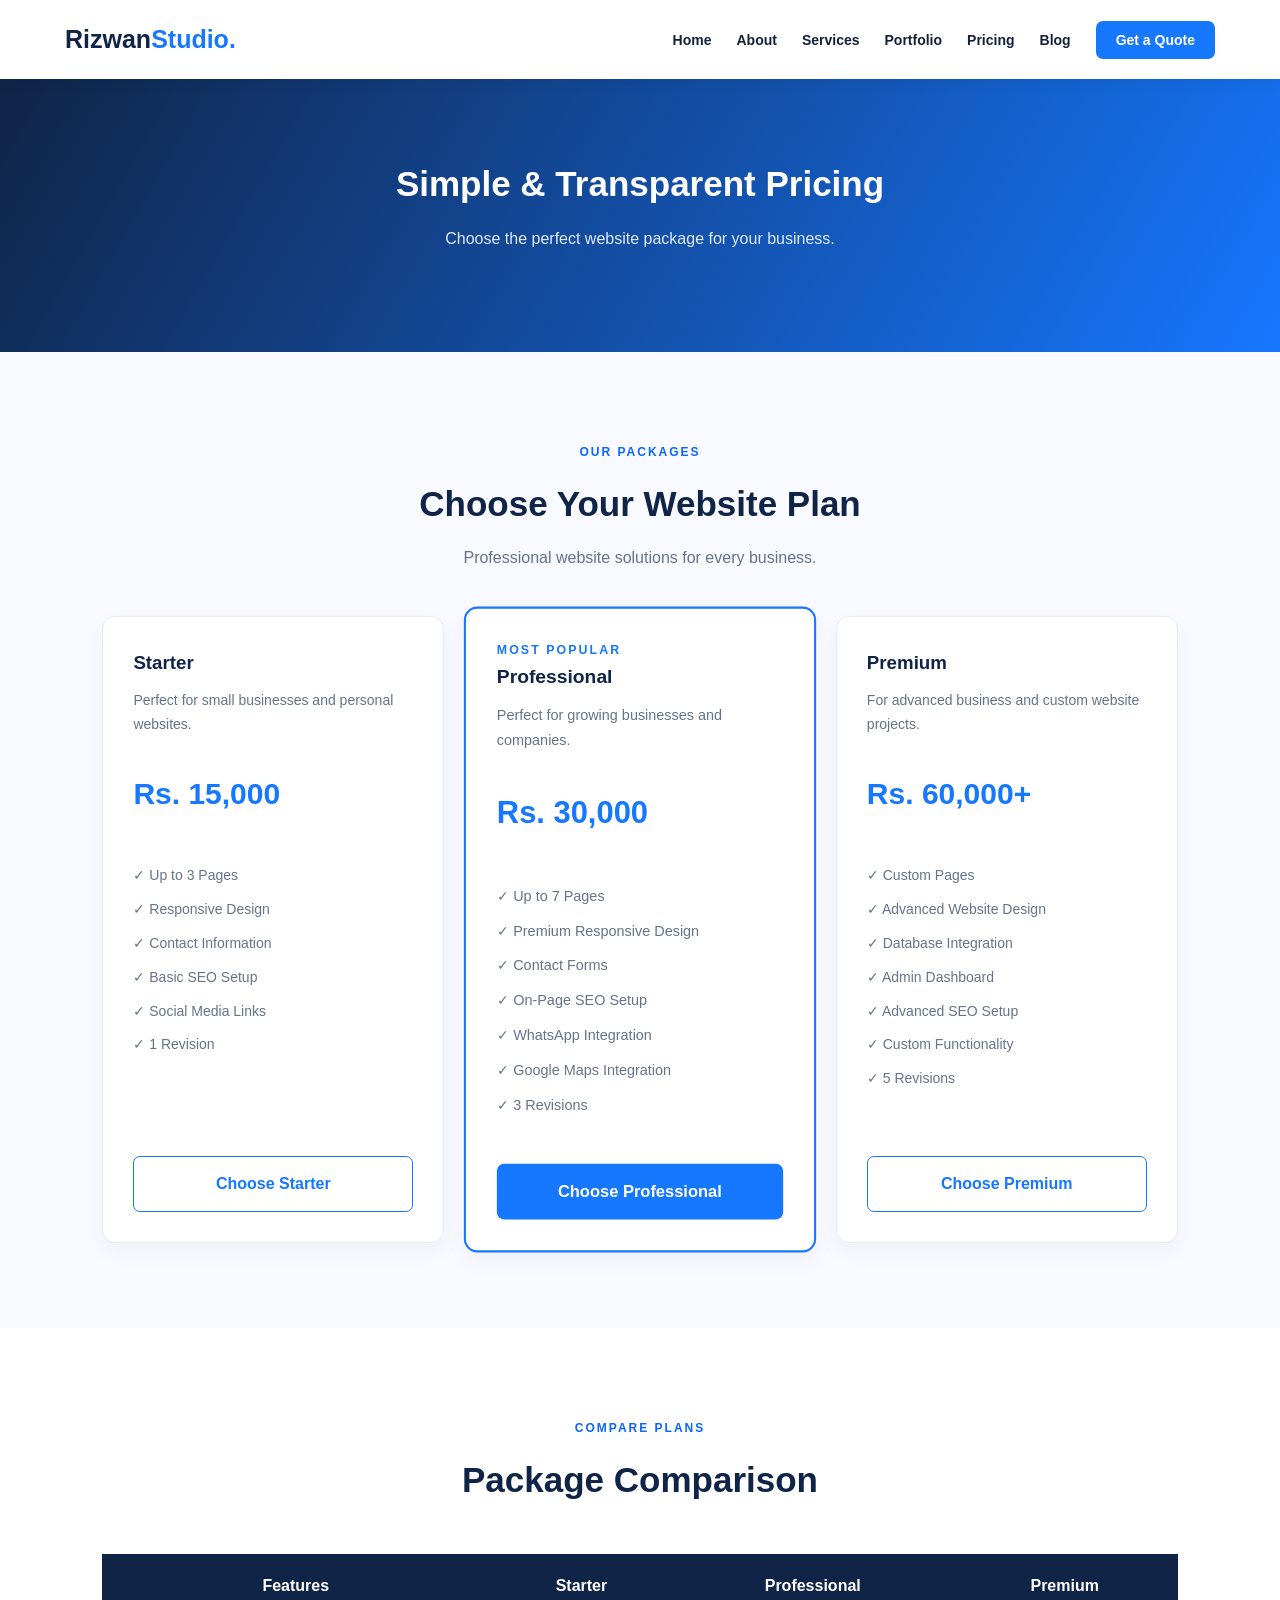
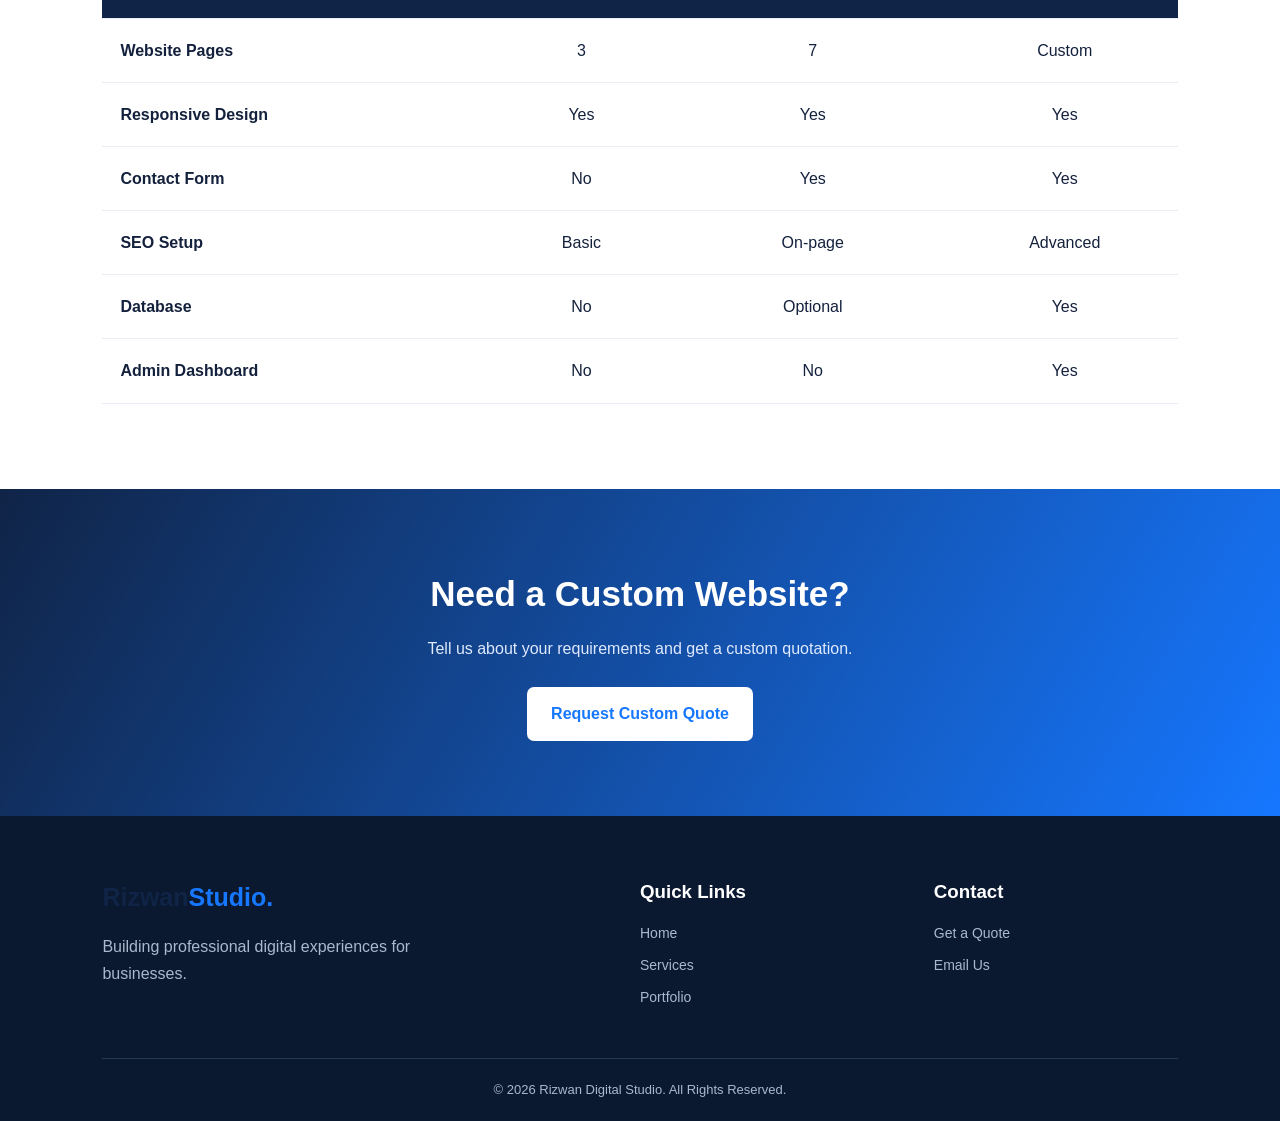
<file: pricing.html>
<!DOCTYPE html>
<html lang="en">

<head>
  <meta charset="UTF-8">
  <meta name="viewport" content="width=device-width, initial-scale=1.0">

  <title>Website Pricing & Packages | Rizwan Digital Studio</title>

  <meta name="description" content="Compare affordable website development packages by Rizwan Digital Studio. Choose starter, professional or premium website solutions.">

  <meta name="author" content="Rizwan Digital Studio">
  <meta name="robots" content="index, follow">

  <link rel="canonical" href="https://YOUR-DOMAIN.com/pricing.html">

  <meta property="og:title" content="Website Pricing & Packages | Rizwan Digital Studio">
  <meta property="og:description" content="Explore affordable website development packages for your business.">
  <meta property="og:type" content="website">

  <link rel="stylesheet" href="style.css">
</head>


<body>

<header>
  <nav class="navbar">
    <a href="index.html" class="logo">
      Rizwan<span>Studio.</span>
    </a>

    <button class="menu-btn" id="menuBtn">☰</button>

    <ul class="nav-links" id="navLinks">
      <li><a href="index.html">Home</a></li>
      <li><a href="about.html">About</a></li>
      <li><a href="services.html">Services</a></li>
      <li><a href="portfolio.html">Portfolio</a></li>
      <li><a href="pricing.html">Pricing</a></li>
      <li><a href="blog.html">Blog</a></li>
      <li><a href="contact.html" class="nav-btn">Get a Quote</a></li>
    </ul>
  </nav>
</header>

<!-- HERO -->
<section class="cta">
  <h2>Simple & Transparent Pricing</h2>
  <p>Choose the perfect website package for your business.</p>
</section>

<!-- PRICING -->
<section class="section pricing-section">

  <div class="section-heading">
    <span>OUR PACKAGES</span>
    <h2>Choose Your Website Plan</h2>
    <p>Professional website solutions for every business.</p>
  </div>

  <div class="cards pricing-grid">

    <!-- STARTER -->
    <div class="card price-card">

      <h3>Starter</h3>

      <p>Perfect for small businesses and personal websites.</p>

      <h2>Rs. 15,000</h2>

      <ul>
        <li>✓ Up to 3 Pages</li>
        <li>✓ Responsive Design</li>
        <li>✓ Contact Information</li>
        <li>✓ Basic SEO Setup</li>
        <li>✓ Social Media Links</li>
        <li>✓ 1 Revision</li>
      </ul>

      <a href="contact.html?package=Starter"
         class="btn secondary">Choose Starter</a>

    </div>

    <!-- PROFESSIONAL -->
    <div class="card price-card featured">

      <span class="tag">MOST POPULAR</span>

      <h3>Professional</h3>

      <p>Perfect for growing businesses and companies.</p>

      <h2>Rs. 30,000</h2>

      <ul>
        <li>✓ Up to 7 Pages</li>
        <li>✓ Premium Responsive Design</li>
        <li>✓ Contact Forms</li>
        <li>✓ On-Page SEO Setup</li>
        <li>✓ WhatsApp Integration</li>
        <li>✓ Google Maps Integration</li>
        <li>✓ 3 Revisions</li>
      </ul>

      <a href="contact.html?package=Professional"
         class="btn primary">Choose Professional</a>

    </div>

    <!-- PREMIUM -->
    <div class="card price-card">

      <h3>Premium</h3>

      <p>For advanced business and custom website projects.</p>

      <h2>Rs. 60,000+</h2>

      <ul>
        <li>✓ Custom Pages</li>
        <li>✓ Advanced Website Design</li>
        <li>✓ Database Integration</li>
        <li>✓ Admin Dashboard</li>
        <li>✓ Advanced SEO Setup</li>
        <li>✓ Custom Functionality</li>
        <li>✓ 5 Revisions</li>
      </ul>

      <a href="contact.html?package=Premium"
         class="btn secondary">Choose Premium</a>

    </div>

  </div>
</section>

<!-- COMPARISON -->
<section class="section">

  <div class="section-heading">
    <span>COMPARE PLANS</span>
    <h2>Package Comparison</h2>
  </div>

  <div class="comparison-wrapper">

    <table class="comparison-table">

      <thead>
        <tr>
          <th>Features</th>
          <th>Starter</th>
          <th>Professional</th>
          <th>Premium</th>
        </tr>
      </thead>

      <tbody>
        <tr>
          <td>Website Pages</td>
          <td>3</td>
          <td>7</td>
          <td>Custom</td>
        </tr>

        <tr>
          <td>Responsive Design</td>
          <td>Yes</td>
          <td>Yes</td>
          <td>Yes</td>
        </tr>

        <tr>
          <td>Contact Form</td>
          <td>No</td>
          <td>Yes</td>
          <td>Yes</td>
        </tr>

        <tr>
          <td>SEO Setup</td>
          <td>Basic</td>
          <td>On-page</td>
          <td>Advanced</td>
        </tr>

        <tr>
          <td>Database</td>
          <td>No</td>
          <td>Optional</td>
          <td>Yes</td>
        </tr>

        <tr>
          <td>Admin Dashboard</td>
          <td>No</td>
          <td>No</td>
          <td>Yes</td>
        </tr>

      </tbody>

    </table>

  </div>
</section>

<!-- CUSTOM PROJECT -->
<section class="cta">
  <h2>Need a Custom Website?</h2>

  <p>
    Tell us about your requirements and get a custom quotation.
  </p>

  <a href="contact.html" class="btn white-btn">
    Request Custom Quote
  </a>
</section>

<!-- FOOTER -->
<footer>

  <div class="footer-content">

    <div>
      <a href="index.html" class="logo">
        Rizwan<span>Studio.</span>
      </a>
      <p>Building professional digital experiences for businesses.</p>
    </div>

    <div>
      <h3>Quick Links</h3>
      <a href="index.html">Home</a>
      <a href="services.html">Services</a>
      <a href="portfolio.html">Portfolio</a>
    </div>

    <div>
      <h3>Contact</h3>
      <a href="contact.html">Get a Quote</a>
      <a href="mailto:jamrizwan749@gmail.com">Email Us</a>
    </div>

  </div>

  <div class="copyright">
    © <span id="year"></span>
    Rizwan Digital Studio. All Rights Reserved.
  </div>

</footer>

<script src="script.js"></script>

</body>
</html>
</file>
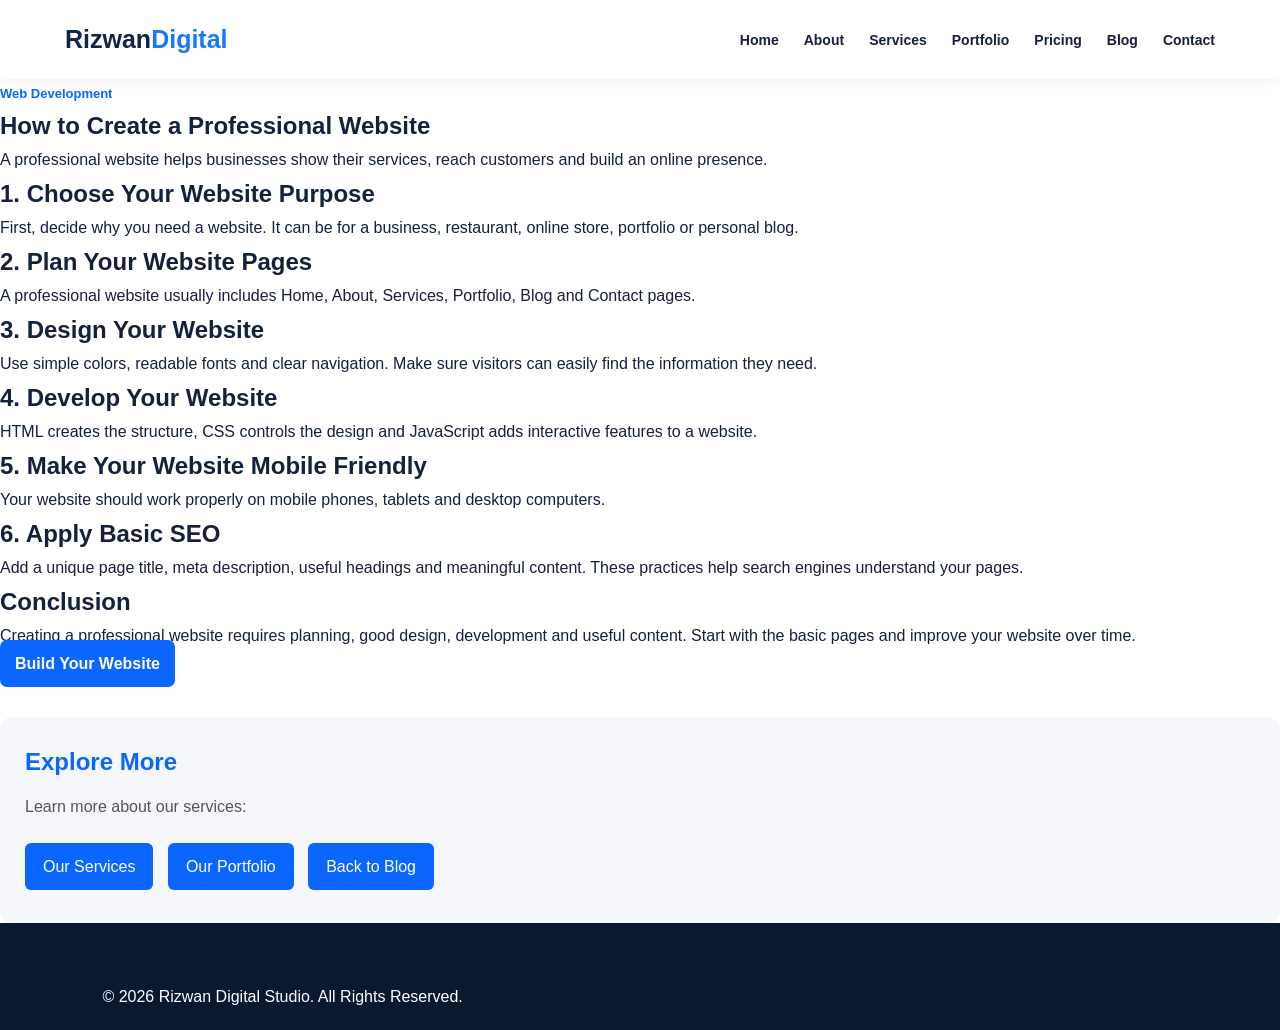
<file: professional-website.html>
<!DOCTYPE html>
<html lang="en">

<head>
    <meta charset="UTF-8">
    <meta name="viewport" content="width=device-width, initial-scale=1.0">

    <title>How to Create a Professional Website | Rizwan Digital Studio</title>

    <meta name="description" content="Learn how to create a professional website step by step. Discover website planning, design, development and SEO basics.">

    <meta name="author" content="Rizwan Digital Studio">
    <meta name="robots" content="index, follow">

    <link rel="canonical" href="https://YOUR-DOMAIN.com/professional-website.html">

    <meta property="og:title" content="How to Create a Professional Website">
    <meta property="og:description" content="Learn website planning, design, development and SEO basics step by step.">
    <meta property="og:type" content="article">

    <link rel="stylesheet" href="style.css">
</head>

<body>

<header class="header">
    <nav class="navbar">

        <a href="../index.html" class="logo">
            Rizwan<span>Digital</span>
        </a>

        <button class="menu-btn" id="menuBtn">☰</button>

        <ul class="nav-links" id="navLinks">
            <li><a href="../index.html">Home</a></li>
            <li><a href="../about.html">About</a></li>
            <li><a href="../service.html">Services</a></li>
            <li><a href="../portfolio.html">Portfolio</a></li>
            <li><a href="../pricing.html">Pricing</a></li>
            <li><a href="../blog.html">Blog</a></li>
            <li><a href="../contact.html">Contact</a></li>
        </ul>

    </nav>
</header>

<main class="article-section">

    <article class="article-content">

        <span class="blog-category">Web Development</span>

        <h1>How to Create a Professional Website</h1>

        <p class="article-intro">
            A professional website helps businesses show their services,
            reach customers and build an online presence.
        </p>

        <h2>1. Choose Your Website Purpose</h2>

        <p>
            First, decide why you need a website. It can be for a business,
            restaurant, online store, portfolio or personal blog.
        </p>

        <h2>2. Plan Your Website Pages</h2>

        <p>
            A professional website usually includes Home, About, Services,
            Portfolio, Blog and Contact pages.
        </p>

        <h2>3. Design Your Website</h2>

        <p>
            Use simple colors, readable fonts and clear navigation.
            Make sure visitors can easily find the information they need.
        </p>

        <h2>4. Develop Your Website</h2>

        <p>
            HTML creates the structure, CSS controls the design and
            JavaScript adds interactive features to a website.
        </p>

        <h2>5. Make Your Website Mobile Friendly</h2>

        <p>
            Your website should work properly on mobile phones,
            tablets and desktop computers.
        </p>

        <h2>6. Apply Basic SEO</h2>

        <p>
            Add a unique page title, meta description, useful headings
            and meaningful content. These practices help search engines
            understand your pages.
        </p>

        <h2>Conclusion</h2>

        <p>
            Creating a professional website requires planning,
            good design, development and useful content.
            Start with the basic pages and improve your website over time.
        </p>

      <a href="service.html" class="submit-btn">
    Build Your Website
</a>

<div class="article-links">
    <h2>Explore More</h2>

    <p>Learn more about our services:</p>

    <a href="service.html">Our Services</a>

    <a href="portfolio.html">Our Portfolio</a>

    <a href="blog.html">Back to Blog</a>
</div>

    </article>

</main>

<footer class="footer">
    <p>© <span id="year"></span> Rizwan Digital Studio. All Rights Reserved.</p>
</footer>

<script src="script.js"></script>

</body>
</html>
</file>
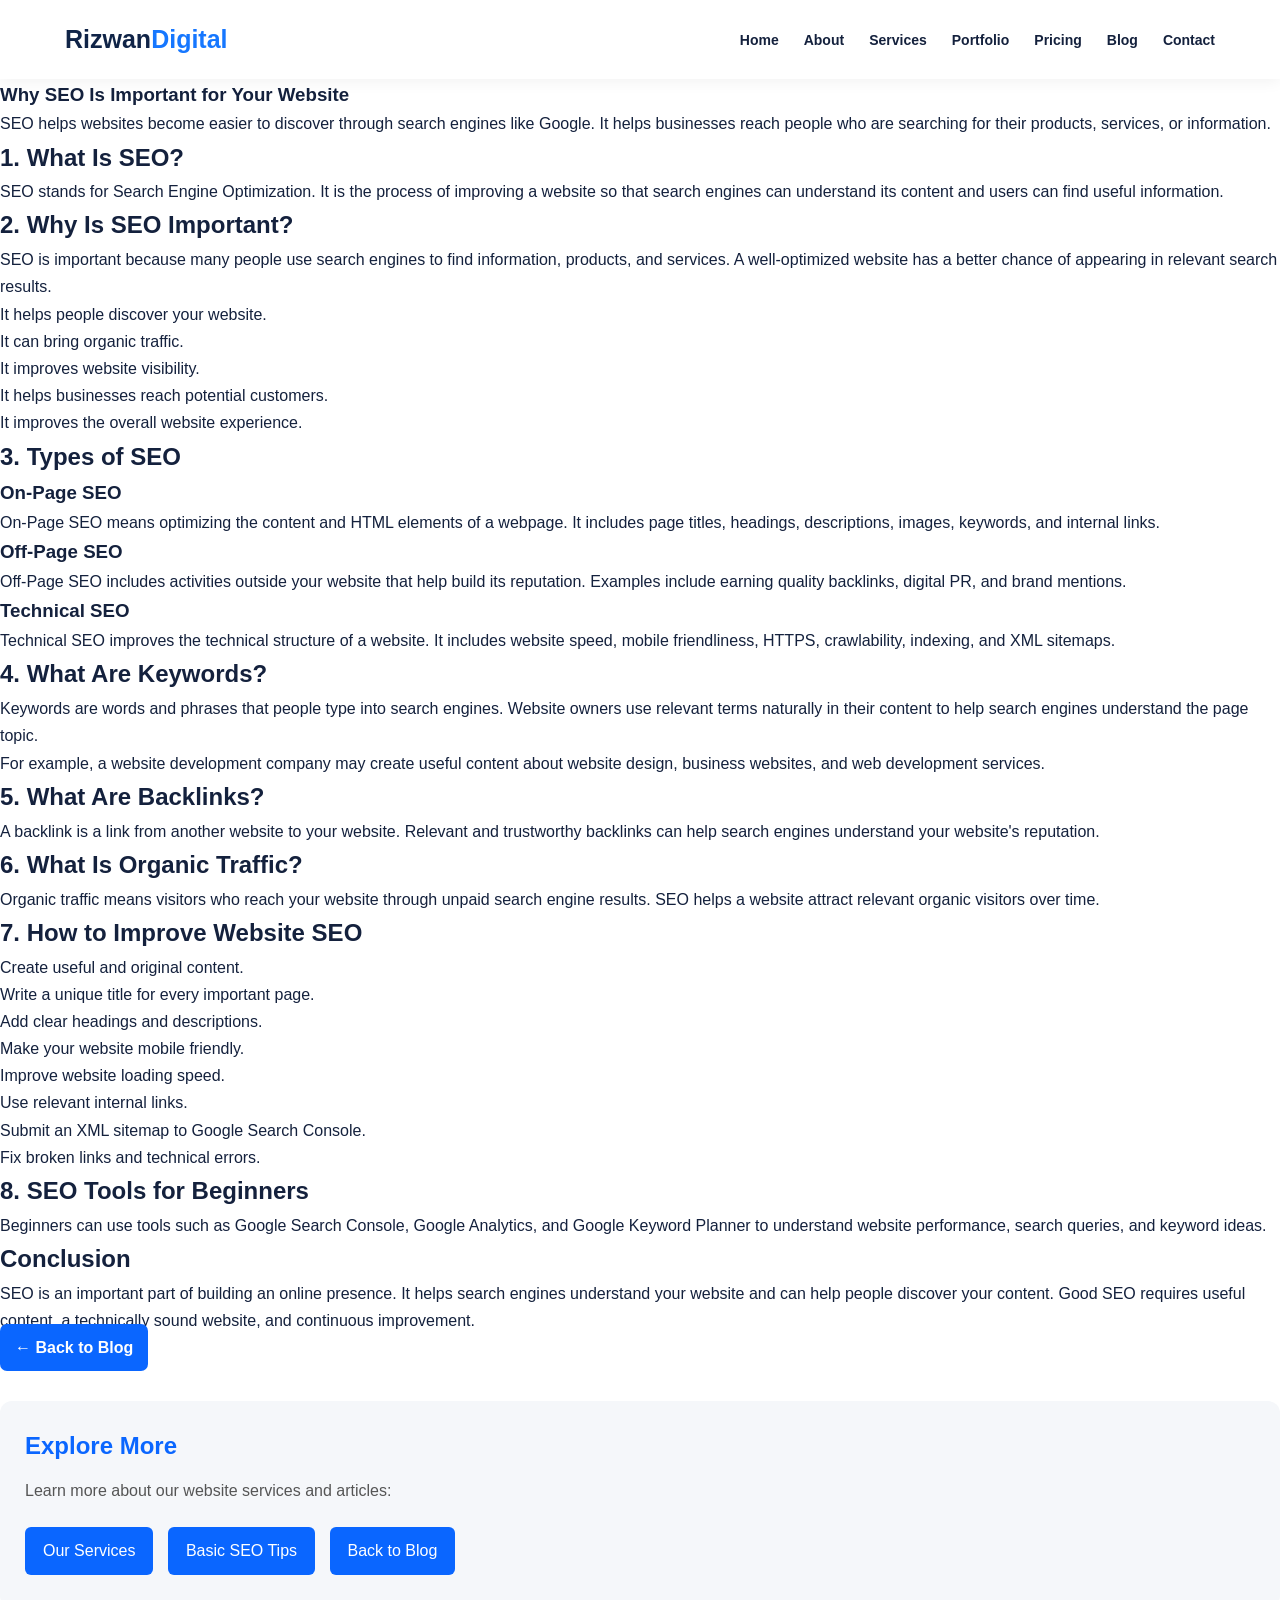
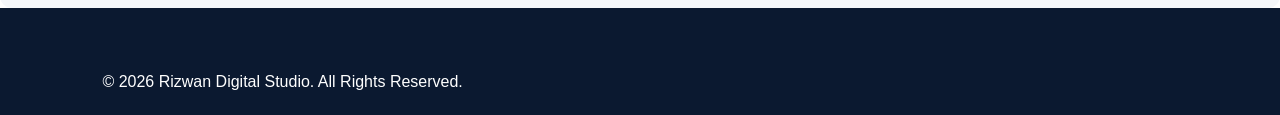
<file: seo-importance.html>
<!DOCTYPE html>
<html lang="en">
<head>
 
<head>
    <meta charset="UTF-8">
    <meta name="viewport" content="width=device-width, initial-scale=1.0">

    <title>Why SEO Is Important for Your Website | Rizwan Digital Studio</title>

    <meta name="description" content="Learn why SEO is important for websites, how search engines work, and how SEO helps businesses get more visitors online.">

    <meta name="author" content="Rizwan Digital Studio">
    <meta name="robots" content="index, follow">

    <link rel="canonical" href="https://YOUR-DOMAIN.com/seo-importance.html">

    <meta property="og:title" content="Why SEO Is Important for Your Website">
    <meta property="og:description" content="Discover how SEO helps websites improve visibility and attract more visitors.">
    <meta property="og:type" content="article">

    <link rel="stylesheet" href="style.css">
</head>


<body>

<header class="header">
    <nav class="navbar">
        <a href="index.html" class="logo">Rizwan<span>Digital</span></a>

        <button class="menu-btn" id="menuBtn">☰</button>

        <ul class="nav-links" id="navLinks">
            <li><a href="index.html">Home</a></li>
            <li><a href="about.html">About</a></li>
            <li><a href="service.html">Services</a></li>
            <li><a href="portfolio.html">Portfolio</a></li>
            <li><a href="pricing.html">Pricing</a></li>
            <li><a href="blog.html" class="active">Blog</a></li>
            <li><a href="contact.html">Contact</a></li>
        </ul>
    </nav>
</header>

<section class="article-section">

    <article class="article-content">

        <h1>Why SEO Is Important for Your Website</h1>

        <p class="article-intro">
            SEO helps websites become easier to discover through search
            engines like Google. It helps businesses reach people who are
            searching for their products, services, or information.
        </p>

        <h2>1. What Is SEO?</h2>

        <p>
            SEO stands for Search Engine Optimization. It is the process
            of improving a website so that search engines can understand
            its content and users can find useful information.
        </p>

        <h2>2. Why Is SEO Important?</h2>

        <p>
            SEO is important because many people use search engines to
            find information, products, and services. A well-optimized
            website has a better chance of appearing in relevant search
            results.
        </p>

        <ul>
            <li>It helps people discover your website.</li>
            <li>It can bring organic traffic.</li>
            <li>It improves website visibility.</li>
            <li>It helps businesses reach potential customers.</li>
            <li>It improves the overall website experience.</li>
        </ul>

        <h2>3. Types of SEO</h2>

        <h3>On-Page SEO</h3>

        <p>
            On-Page SEO means optimizing the content and HTML elements
            of a webpage. It includes page titles, headings, descriptions,
            images, keywords, and internal links.
        </p>

        <h3>Off-Page SEO</h3>

        <p>
            Off-Page SEO includes activities outside your website that
            help build its reputation. Examples include earning quality
            backlinks, digital PR, and brand mentions.
        </p>

        <h3>Technical SEO</h3>

        <p>
            Technical SEO improves the technical structure of a website.
            It includes website speed, mobile friendliness, HTTPS,
            crawlability, indexing, and XML sitemaps.
        </p>

        <h2>4. What Are Keywords?</h2>

        <p>
            Keywords are words and phrases that people type into search
            engines. Website owners use relevant terms naturally in their
            content to help search engines understand the page topic.
        </p>

        <p>
            For example, a website development company may create useful
            content about website design, business websites, and web
            development services.
        </p>

        <h2>5. What Are Backlinks?</h2>

        <p>
            A backlink is a link from another website to your website.
            Relevant and trustworthy backlinks can help search engines
            understand your website's reputation.
        </p>

        <h2>6. What Is Organic Traffic?</h2>

        <p>
            Organic traffic means visitors who reach your website through
            unpaid search engine results. SEO helps a website attract
            relevant organic visitors over time.
        </p>

        <h2>7. How to Improve Website SEO</h2>

        <ul>
            <li>Create useful and original content.</li>
            <li>Write a unique title for every important page.</li>
            <li>Add clear headings and descriptions.</li>
            <li>Make your website mobile friendly.</li>
            <li>Improve website loading speed.</li>
            <li>Use relevant internal links.</li>
            <li>Submit an XML sitemap to Google Search Console.</li>
            <li>Fix broken links and technical errors.</li>
        </ul>

        <h2>8. SEO Tools for Beginners</h2>

        <p>
            Beginners can use tools such as Google Search Console,
            Google Analytics, and Google Keyword Planner to understand
            website performance, search queries, and keyword ideas.
        </p>

        <h2>Conclusion</h2>

        <p>
            SEO is an important part of building an online presence.
            It helps search engines understand your website and can help
            people discover your content. Good SEO requires useful content,
            a technically sound website, and continuous improvement.
        </p>

        <a href="blog.html" class="submit-btn">← Back to Blog</a>
        
<div class="article-links">
    <h2>Explore More</h2>

    <p>Learn more about our website services and articles:</p>

    <a href="service.html">Our Services</a>

    <a href="seo-tips.html">Basic SEO Tips</a>

    <a href="blog.html">Back to Blog</a>
</div>


    </article>

</section>

<footer class="footer">
    <p>© <span id="year"></span> Rizwan Digital Studio. All Rights Reserved.</p>
</footer>

<script src="script.js"></script>

</body>
</html>
</file>
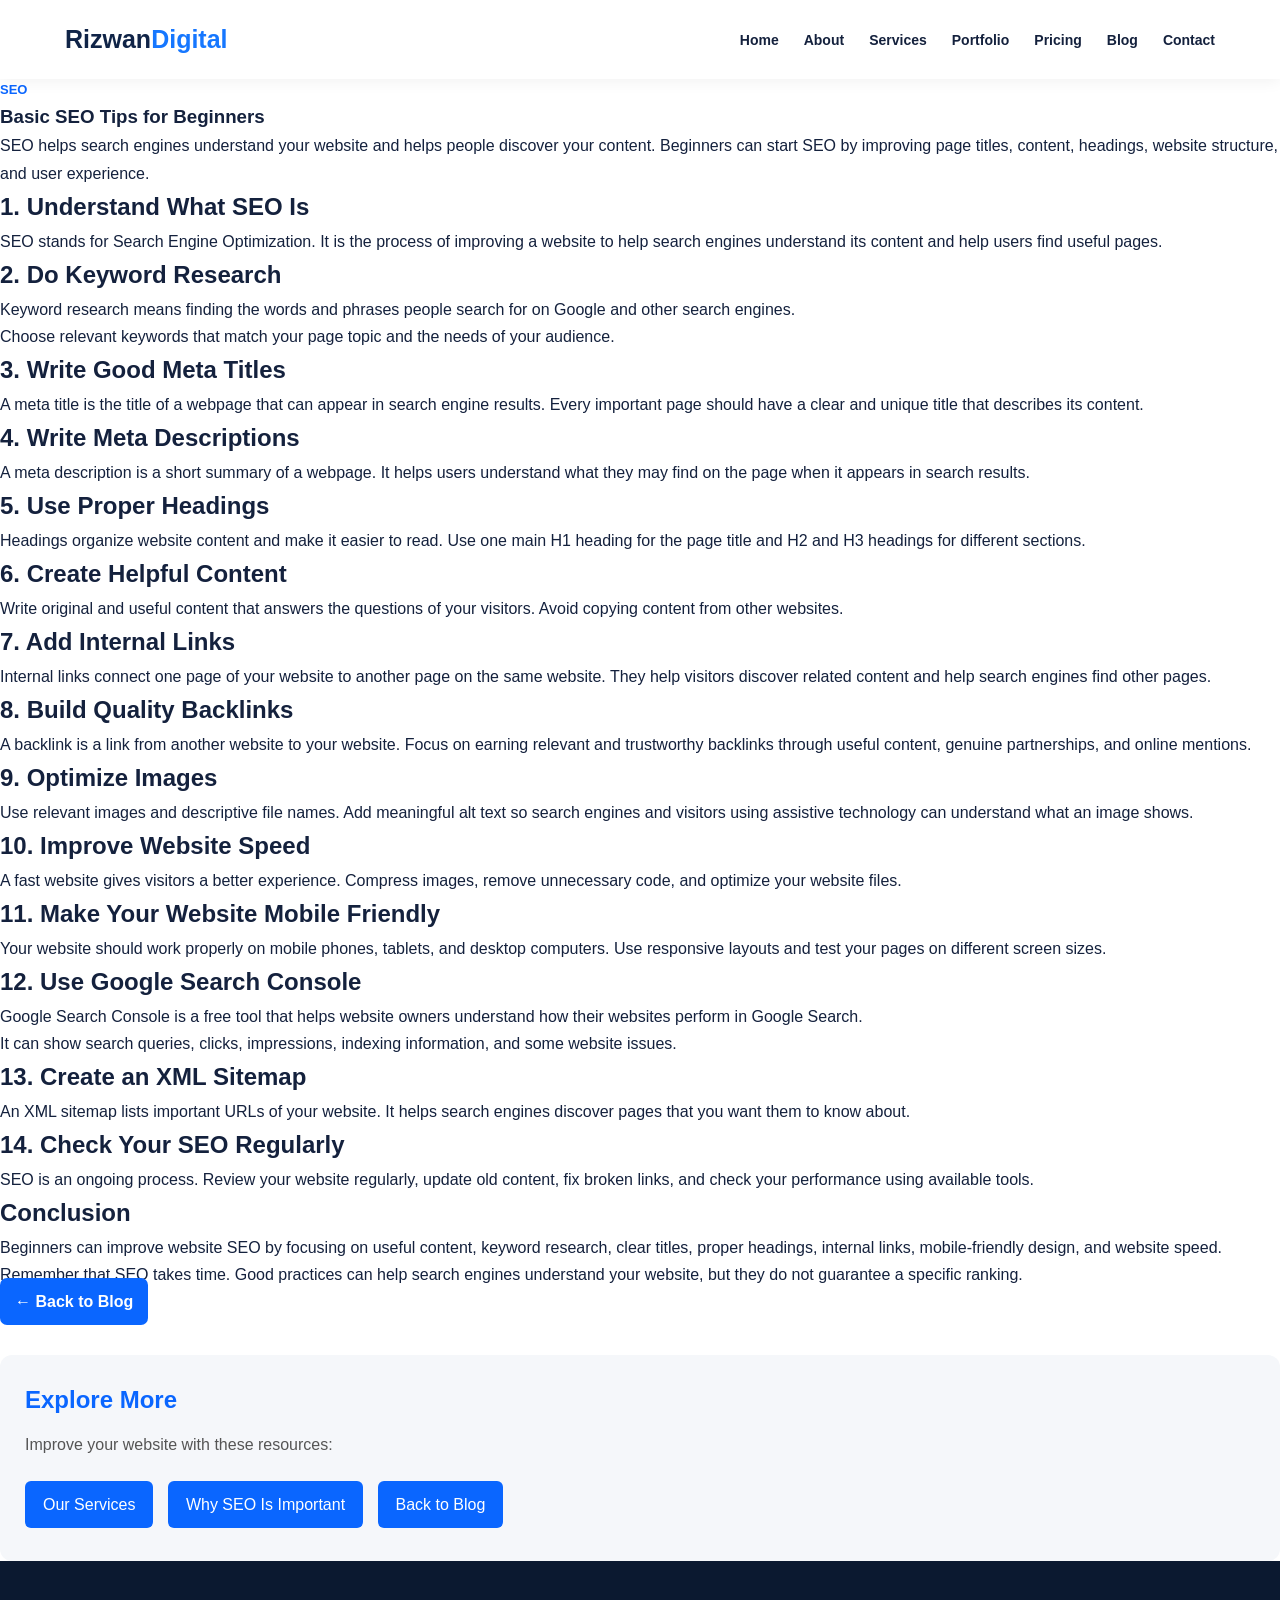
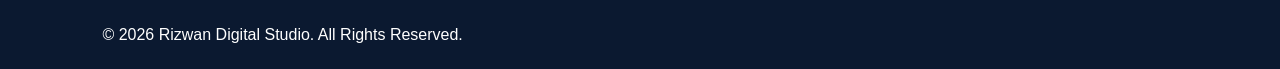
<file: seo-tips.html>
<!DOCTYPE html>
<html lang="en">


<head>
    <meta charset="UTF-8">
    <meta name="viewport" content="width=device-width, initial-scale=1.0">

    <title>Basic SEO Tips for Beginners | Rizwan Digital Studio</title>

    <meta name="description" content="Learn basic SEO tips for beginners, including keyword research, meta titles, descriptions, headings, backlinks, and Google Search Console.">

    <meta name="author" content="Rizwan Digital Studio">
    <meta name="robots" content="index, follow">

    <link rel="canonical" href="https://YOUR-DOMAIN.com/seo-tips.html">

    <meta property="og:title" content="Basic SEO Tips for Beginners">
    <meta property="og:description" content="Learn simple SEO techniques to improve your website's search visibility.">
    <meta property="og:type" content="article">

    <link rel="stylesheet" href="style.css">
</head>


<body>

<header class="header">
    <nav class="navbar">

        <a href="index.html" class="logo">
            Rizwan<span>Digital</span>
        </a>

        <button class="menu-btn" id="menuBtn">☰</button>

        <ul class="nav-links" id="navLinks">
            <li><a href="index.html">Home</a></li>
            <li><a href="about.html">About</a></li>
            <li><a href="service.html">Services</a></li>
            <li><a href="portfolio.html">Portfolio</a></li>
            <li><a href="pricing.html">Pricing</a></li>
            <li><a href="blog.html" class="active">Blog</a></li>
            <li><a href="contact.html">Contact</a></li>
        </ul>

    </nav>
</header>

<section class="article-section">

    <article class="article-content">

        <p class="blog-category">SEO</p>

        <h1>Basic SEO Tips for Beginners</h1>

        <p class="article-intro">
            SEO helps search engines understand your website and
            helps people discover your content. Beginners can start
            SEO by improving page titles, content, headings,
            website structure, and user experience.
        </p>

        <h2>1. Understand What SEO Is</h2>

        <p>
            SEO stands for Search Engine Optimization. It is the
            process of improving a website to help search engines
            understand its content and help users find useful pages.
        </p>

        <h2>2. Do Keyword Research</h2>

        <p>
            Keyword research means finding the words and phrases
            people search for on Google and other search engines.
        </p>

        <p>
            Choose relevant keywords that match your page topic
            and the needs of your audience.
        </p>

        <h2>3. Write Good Meta Titles</h2>

        <p>
            A meta title is the title of a webpage that can appear
            in search engine results. Every important page should
            have a clear and unique title that describes its content.
        </p>

        <h2>4. Write Meta Descriptions</h2>

        <p>
            A meta description is a short summary of a webpage.
            It helps users understand what they may find on the page
            when it appears in search results.
        </p>

        <h2>5. Use Proper Headings</h2>

        <p>
            Headings organize website content and make it easier
            to read. Use one main H1 heading for the page title
            and H2 and H3 headings for different sections.
        </p>

        <h2>6. Create Helpful Content</h2>

        <p>
            Write original and useful content that answers the
            questions of your visitors. Avoid copying content
            from other websites.
        </p>

        <h2>7. Add Internal Links</h2>

        <p>
            Internal links connect one page of your website to
            another page on the same website. They help visitors
            discover related content and help search engines
            find other pages.
        </p>

        <h2>8. Build Quality Backlinks</h2>

        <p>
            A backlink is a link from another website to your website.
            Focus on earning relevant and trustworthy backlinks
            through useful content, genuine partnerships, and
            online mentions.
        </p>

        <h2>9. Optimize Images</h2>

        <p>
            Use relevant images and descriptive file names.
            Add meaningful alt text so search engines and
            visitors using assistive technology can understand
            what an image shows.
        </p>

        <h2>10. Improve Website Speed</h2>

        <p>
            A fast website gives visitors a better experience.
            Compress images, remove unnecessary code, and
            optimize your website files.
        </p>

        <h2>11. Make Your Website Mobile Friendly</h2>

        <p>
            Your website should work properly on mobile phones,
            tablets, and desktop computers. Use responsive
            layouts and test your pages on different screen sizes.
        </p>

        <h2>12. Use Google Search Console</h2>

        <p>
            Google Search Console is a free tool that helps
            website owners understand how their websites
            perform in Google Search.
        </p>

        <p>
            It can show search queries, clicks, impressions,
            indexing information, and some website issues.
        </p>

        <h2>13. Create an XML Sitemap</h2>

        <p>
            An XML sitemap lists important URLs of your website.
            It helps search engines discover pages that you
            want them to know about.
        </p>

        <h2>14. Check Your SEO Regularly</h2>

        <p>
            SEO is an ongoing process. Review your website
            regularly, update old content, fix broken links,
            and check your performance using available tools.
        </p>

        <h2>Conclusion</h2>

        <p>
            Beginners can improve website SEO by focusing on
            useful content, keyword research, clear titles,
            proper headings, internal links, mobile-friendly
            design, and website speed.
        </p>

        <p>
            Remember that SEO takes time. Good practices can
            help search engines understand your website, but
            they do not guarantee a specific ranking.
        </p>

        <a href="blog.html" class="submit-btn">
            ← Back to Blog
        </a>
          
<div class="article-links">
    <h2>Explore More</h2>

    <p>Improve your website with these resources:</p>

    <a href="service.html">Our Services</a>

    <a href="seo-importance.html">Why SEO Is Important</a>

    <a href="blog.html">Back to Blog</a>
</div>

    </article>

</section>

<footer class="footer">
    <p>
        © <span id="year"></span> Rizwan Digital Studio.
        All Rights Reserved.
    </p>
</footer>

<script src="script.js"></script>

</body>
</html>
</file>
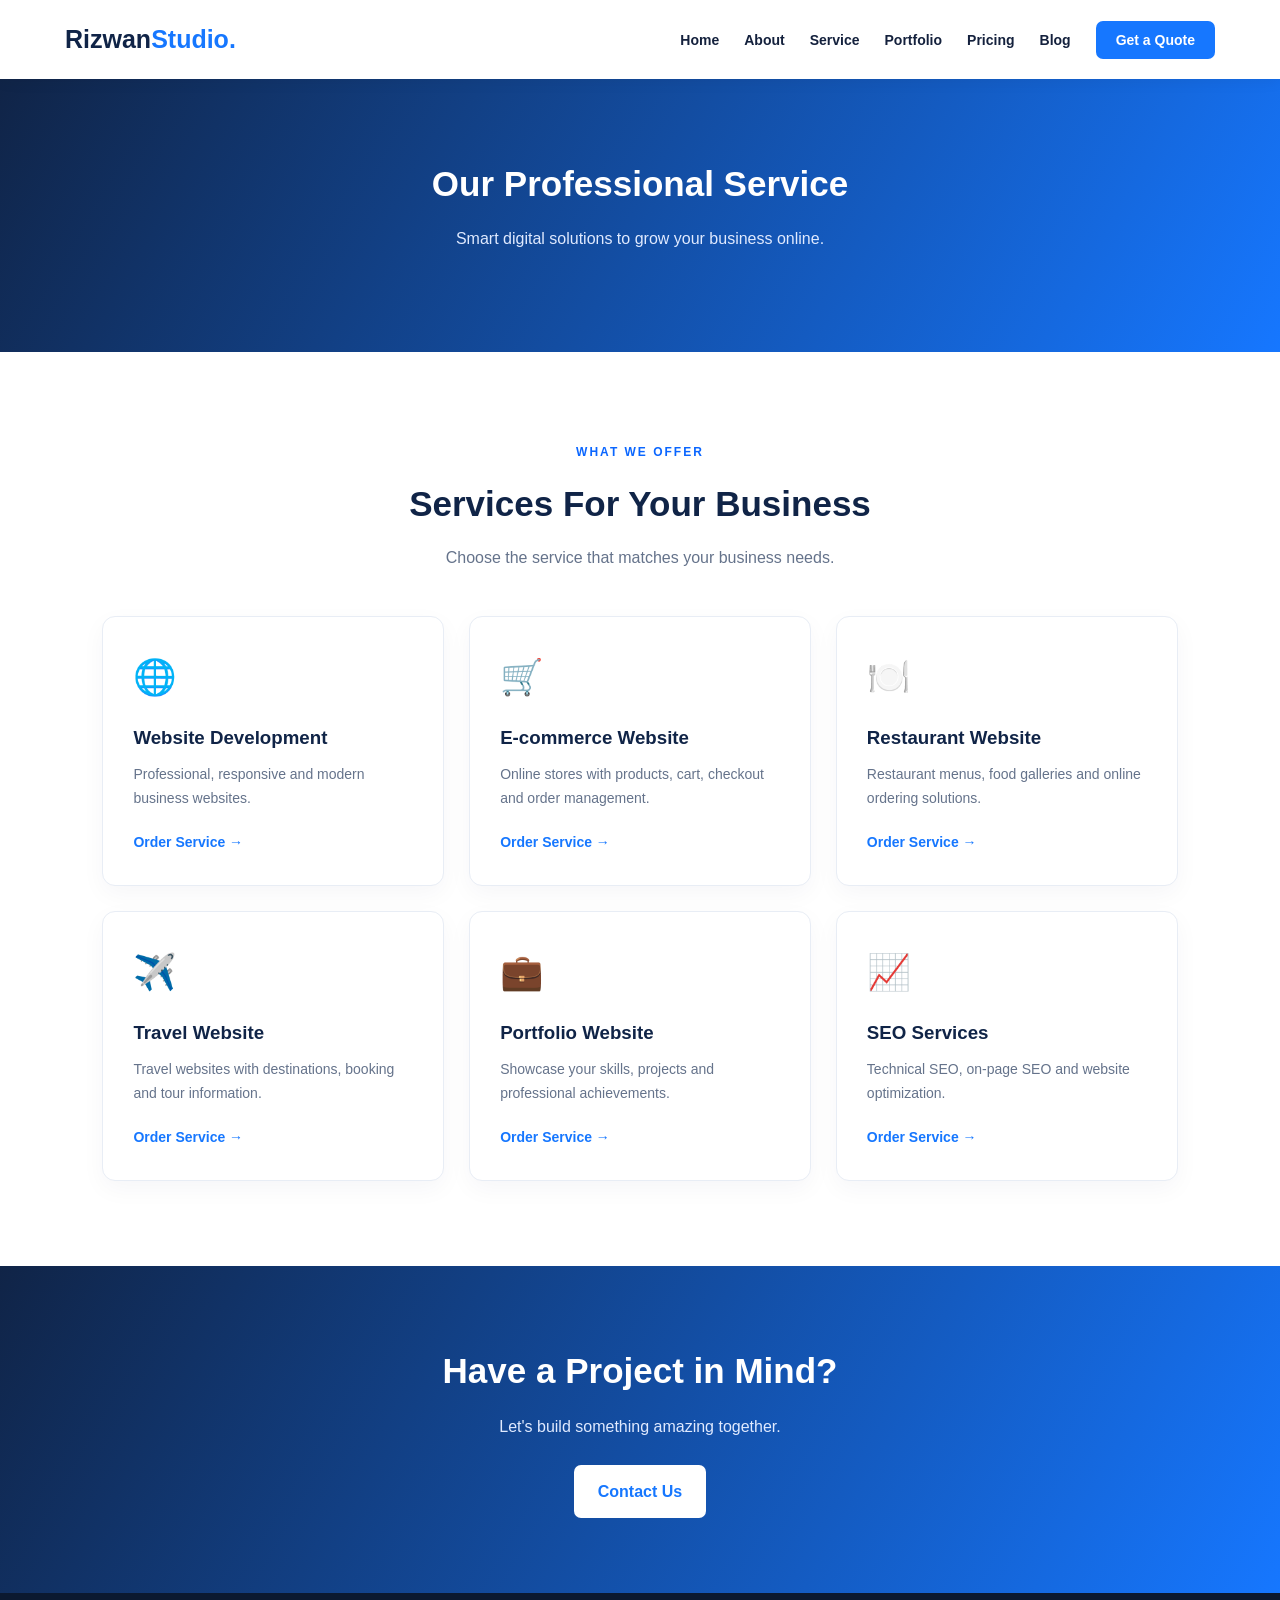
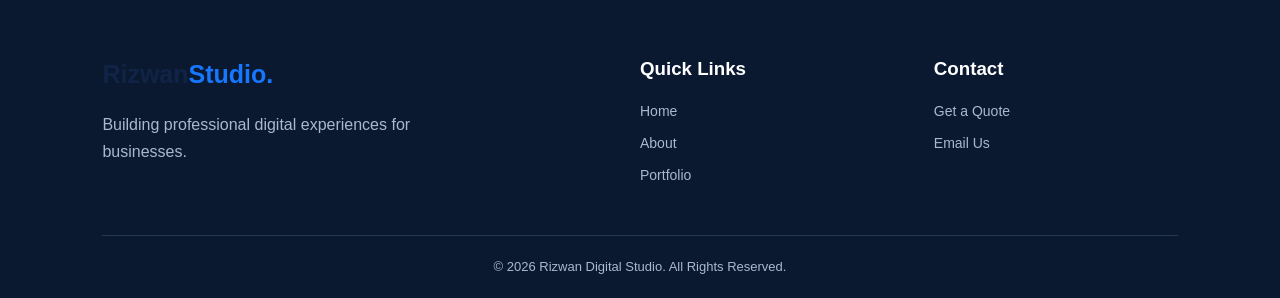
<file: Service.html>
<!DOCTYPE html>
<html lang="en">

<head>
  <meta charset="UTF-8">
  <meta name="viewport" content="width=device-width, initial-scale=1.0">

  <title>Website Development Services | Rizwan Digital Studio</title>

  <meta name="description" content="Explore professional website development, ecommerce, restaurant website, travel website and SEO services by Rizwan Digital Studio.">

  <meta name="author" content="Rizwan Digital Studio">
  <meta name="robots" content="index, follow">

  <link rel="canonical" href="https://YOUR-DOMAIN.com/Service.html">

  <meta property="og:title" content="Our Service | Rizwan Digital Studio">
  <meta property="og:description" content="Explore our professional website development, ecommerce and SEO service.">
  <meta property="og:type" content="website">

  <link rel="stylesheet" href="style.css">
</head>

<body>

<header>
  <nav class="navbar">
    <a href="index.html" class="logo">
      Rizwan<span>Studio.</span>
    </a>

    <button class="menu-btn" id="menuBtn">☰</button>

    <ul class="nav-links" id="navLinks">
      <li><a href="index.html">Home</a></li>
      <li><a href="about.html">About</a></li>
      <li><a href="Service.html">Service</a></li>
      <li><a href="portfolio.html">Portfolio</a></li>
      <li><a href="pricing.html">Pricing</a></li>
      <li><a href="blog.html">Blog</a></li>
      <li><a href="contact.html" class="nav-btn">Get a Quote</a></li>
    </ul>
  </nav>
</header>

<section class="cta">
  <h2>Our Professional Service</h2>
  <p>Smart digital solutions to grow your business online.</p>
</section>

<section class="section">
  <div class="section-heading">
    <span>WHAT WE OFFER</span>
    <h2>Services For Your Business</h2>
    <p>Choose the service that matches your business needs.</p>
  </div>

  <div class="cards">

    <div class="card">
      <div class="service-icon">🌐</div>
      <h3>Website Development</h3>
      <p>Professional, responsive and modern business websites.</p>
      <a href="contact.html?Service=Website%20Development">Order Service →</a>
    </div>

    <div class="card">
      <div class="service-icon">🛒</div>
      <h3>E-commerce Website</h3>
      <p>Online stores with products, cart, checkout and order management.</p>
      <a href="contact.html?Service=E-commerce%20Website">Order Service →</a>
    </div>

    <div class="card">
      <div class="service-icon">🍽️</div>
      <h3>Restaurant Website</h3>
      <p>Restaurant menus, food galleries and online ordering solutions.</p>
      <a href="contact.html?Service=Restaurant%20Website">Order Service →</a>
    </div>

    <div class="card">
      <div class="service-icon">✈️</div>
      <h3>Travel Website</h3>
      <p>Travel websites with destinations, booking and tour information.</p>
      <a href="contact.html?Service=Travel%20Website">Order Service →</a>
    </div>

    <div class="card">
      <div class="service-icon">💼</div>
      <h3>Portfolio Website</h3>
      <p>Showcase your skills, projects and professional achievements.</p>
      <a href="contact.html?Service=Portfolio%20Website">Order Service →</a>
    </div>

    <div class="card">
      <div class="service-icon">📈</div>
      <h3>SEO Services</h3>
      <p>Technical SEO, on-page SEO and website optimization.</p>
      <a href="contact.html?Service=SEO%20Services">Order Service →</a>
    </div>

  </div>
</section>

<section class="cta">
  <h2>Have a Project in Mind?</h2>
  <p>Let's build something amazing together.</p>
  <a href="contact.html" class="btn white-btn">Contact Us</a>
</section>

<footer>
  <div class="footer-content">
    <div>
      <a href="index.html" class="logo">Rizwan<span>Studio.</span></a>
      <p>Building professional digital experiences for businesses.</p>
    </div>

    <div>
      <h3>Quick Links</h3>
      <a href="index.html">Home</a>
      <a href="about.html">About</a>
      <a href="portfolio.html">Portfolio</a>
    </div>

    <div>
      <h3>Contact</h3>
      <a href="contact.html">Get a Quote</a>
      <a href="mailto:jamrizwan749@gmail.com">Email Us</a>
    </div>
  </div>

  <div class="copyright">
    © <span id="year"></span> Rizwan Digital Studio. All Rights Reserved.
  </div>
</footer>

<script src="script.js"></script>
</body>
</html>
</file>
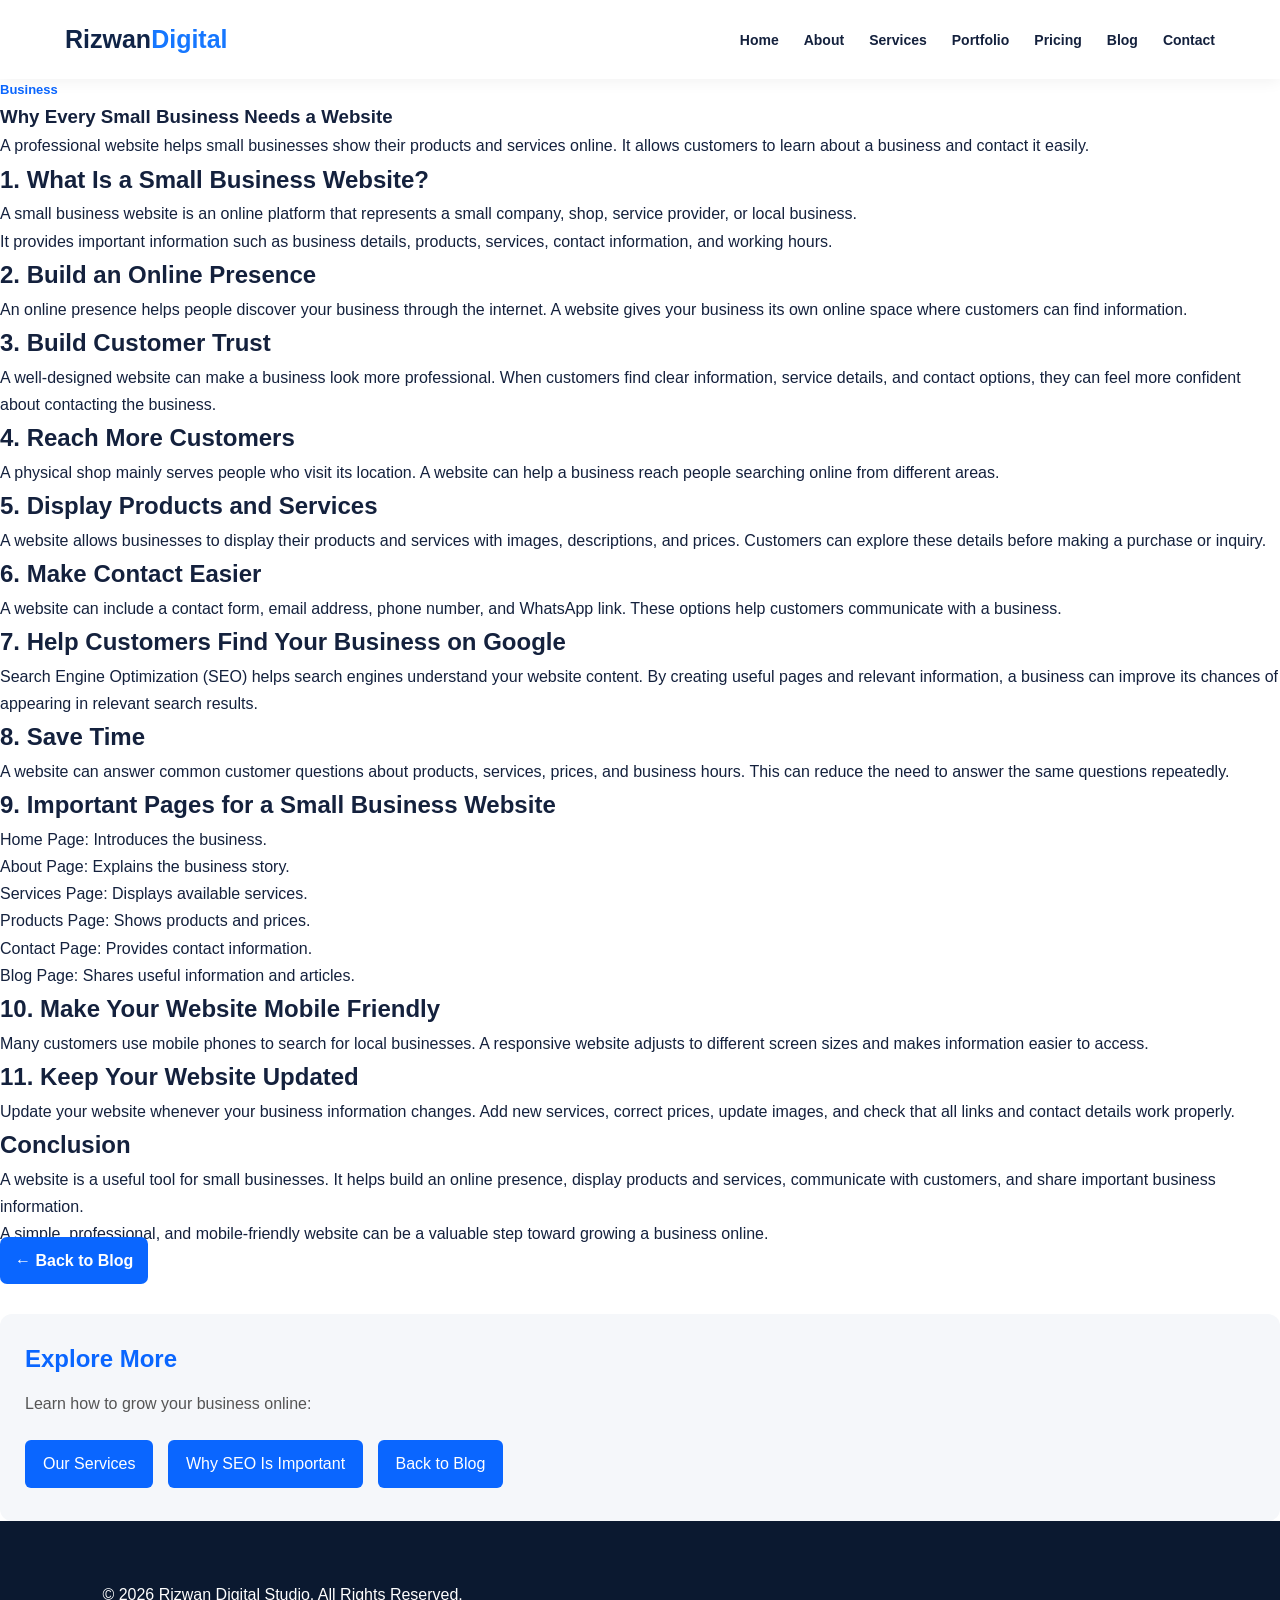
<file: small-business-website.html>
<!DOCTYPE html>
<html lang="en">


<head>
    <meta charset="UTF-8">
    <meta name="viewport" content="width=device-width, initial-scale=1.0">

    <title>Why Every Small Business Needs a Website | Rizwan Digital Studio</title>

    <meta name="description" content="Discover why every small business needs a professional website to build trust, reach customers, display services, and grow online.">

    <meta name="author" content="Rizwan Digital Studio">
    <meta name="robots" content="index, follow">

    <link rel="canonical" href="https://YOUR-DOMAIN.com/small-business-website.html">

    <meta property="og:title" content="Why Every Small Business Needs a Website">
    <meta property="og:description" content="Discover how a professional website helps small businesses reach customers and grow online.">
    <meta property="og:type" content="article">

    <link rel="stylesheet" href="style.css">
</head>


<body>

<header class="header">
    <nav class="navbar">

        <a href="index.html" class="logo">
            Rizwan<span>Digital</span>
        </a>

        <button class="menu-btn" id="menuBtn">☰</button>

        <ul class="nav-links" id="navLinks">
            <li><a href="index.html">Home</a></li>
            <li><a href="about.html">About</a></li>
            <li><a href="service.html">Services</a></li>
            <li><a href="portfolio.html">Portfolio</a></li>
            <li><a href="pricing.html">Pricing</a></li>
            <li><a href="blog.html" class="active">Blog</a></li>
            <li><a href="contact.html">Contact</a></li>
        </ul>

    </nav>
</header>

<section class="article-section">

    <article class="article-content">

        <p class="blog-category">Business</p>

        <h1>Why Every Small Business Needs a Website</h1>

        <p class="article-intro">
            A professional website helps small businesses show their
            products and services online. It allows customers to learn
            about a business and contact it easily.
        </p>

        <h2>1. What Is a Small Business Website?</h2>

        <p>
            A small business website is an online platform that
            represents a small company, shop, service provider,
            or local business.
        </p>

        <p>
            It provides important information such as business details,
            products, services, contact information, and working hours.
        </p>

        <h2>2. Build an Online Presence</h2>

        <p>
            An online presence helps people discover your business
            through the internet. A website gives your business
            its own online space where customers can find information.
        </p>

        <h2>3. Build Customer Trust</h2>

        <p>
            A well-designed website can make a business look more
            professional. When customers find clear information,
            service details, and contact options, they can feel
            more confident about contacting the business.
        </p>

        <h2>4. Reach More Customers</h2>

        <p>
            A physical shop mainly serves people who visit its location.
            A website can help a business reach people searching online
            from different areas.
        </p>

        <h2>5. Display Products and Services</h2>

        <p>
            A website allows businesses to display their products
            and services with images, descriptions, and prices.
            Customers can explore these details before making
            a purchase or inquiry.
        </p>

        <h2>6. Make Contact Easier</h2>

        <p>
            A website can include a contact form, email address,
            phone number, and WhatsApp link. These options help
            customers communicate with a business.
        </p>

        <h2>7. Help Customers Find Your Business on Google</h2>

        <p>
            Search Engine Optimization (SEO) helps search engines
            understand your website content. By creating useful
            pages and relevant information, a business can improve
            its chances of appearing in relevant search results.
        </p>

        <h2>8. Save Time</h2>

        <p>
            A website can answer common customer questions about
            products, services, prices, and business hours.
            This can reduce the need to answer the same questions
            repeatedly.
        </p>

        <h2>9. Important Pages for a Small Business Website</h2>

        <ul>
            <li>Home Page: Introduces the business.</li>
            <li>About Page: Explains the business story.</li>
            <li>Services Page: Displays available services.</li>
            <li>Products Page: Shows products and prices.</li>
            <li>Contact Page: Provides contact information.</li>
            <li>Blog Page: Shares useful information and articles.</li>
        </ul>

        <h2>10. Make Your Website Mobile Friendly</h2>

        <p>
            Many customers use mobile phones to search for local
            businesses. A responsive website adjusts to different
            screen sizes and makes information easier to access.
        </p>

        <h2>11. Keep Your Website Updated</h2>

        <p>
            Update your website whenever your business information
            changes. Add new services, correct prices, update images,
            and check that all links and contact details work properly.
        </p>

        <h2>Conclusion</h2>

        <p>
            A website is a useful tool for small businesses.
            It helps build an online presence, display products
            and services, communicate with customers, and share
            important business information.
        </p>

        <p>
            A simple, professional, and mobile-friendly website
            can be a valuable step toward growing a business online.
        </p>

        <a href="blog.html" class="submit-btn">
            ← Back to Blog
        </a>
             
<div class="article-links">
    <h2>Explore More</h2>

    <p>Learn how to grow your business online:</p>

    <a href="service.html">Our Services</a>

    <a href="seo-importance.html">Why SEO Is Important</a>

    <a href="blog.html">Back to Blog</a>
</div>

    </article>

</section>

<footer class="footer">
    <p>
        © <span id="year"></span> Rizwan Digital Studio.
        All Rights Reserved.
    </p>
</footer>

<script src="script.js"></script>

</body>
</html>
</file>
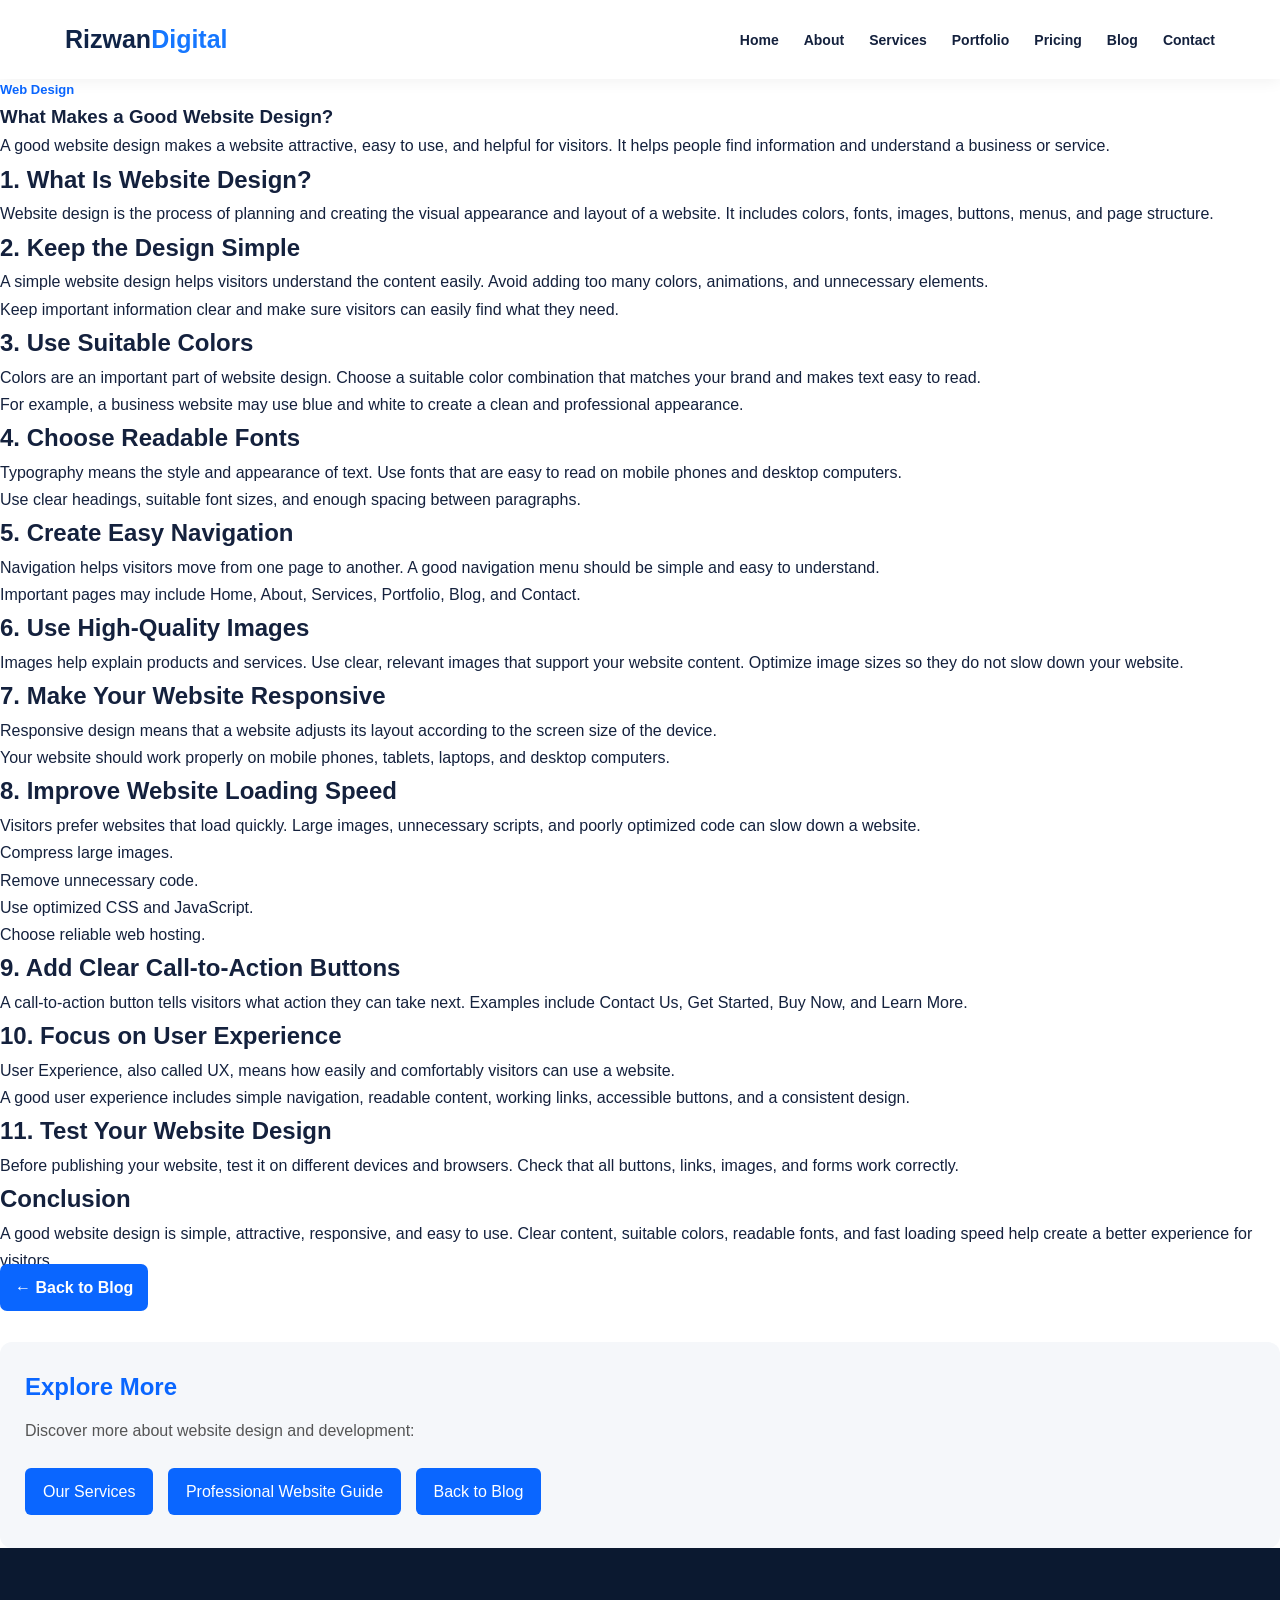
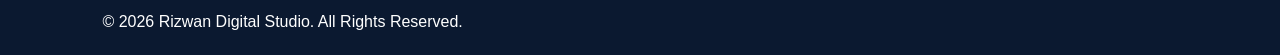
<file: website-design.html>
<!DOCTYPE html>
<html lang="en">


<head>
    <meta charset="UTF-8">
    <meta name="viewport" content="width=device-width, initial-scale=1.0">

    <title>What Makes a Good Website Design? | Rizwan Digital Studio</title>

    <meta name="description" content="Learn what makes a good website design, including responsive layouts, navigation, colors, typography, user experience, and website speed.">

    <meta name="author" content="Rizwan Digital Studio">
    <meta name="robots" content="index, follow">

    <link rel="canonical" href="https://YOUR-DOMAIN.com/website-design.html">

    <meta property="og:title" content="What Makes a Good Website Design?">
    <meta property="og:description" content="Discover the key elements of good website design and user experience.">
    <meta property="og:type" content="article">

    <link rel="stylesheet" href="style.css">
</head>


<body>

<header class="header">
    <nav class="navbar">

        <a href="index.html" class="logo">
            Rizwan<span>Digital</span>
        </a>

        <button class="menu-btn" id="menuBtn">☰</button>

        <ul class="nav-links" id="navLinks">
            <li><a href="index.html">Home</a></li>
            <li><a href="about.html">About</a></li>
            <li><a href="service.html">Services</a></li>
            <li><a href="portfolio.html">Portfolio</a></li>
            <li><a href="pricing.html">Pricing</a></li>
            <li><a href="blog.html" class="active">Blog</a></li>
            <li><a href="contact.html">Contact</a></li>
        </ul>

    </nav>
</header>

<section class="article-section">

    <article class="article-content">

        <p class="blog-category">Web Design</p>

        <h1>What Makes a Good Website Design?</h1>

        <p class="article-intro">
            A good website design makes a website attractive,
            easy to use, and helpful for visitors. It helps people
            find information and understand a business or service.
        </p>

        <h2>1. What Is Website Design?</h2>

        <p>
            Website design is the process of planning and creating
            the visual appearance and layout of a website. It includes
            colors, fonts, images, buttons, menus, and page structure.
        </p>

        <h2>2. Keep the Design Simple</h2>

        <p>
            A simple website design helps visitors understand the
            content easily. Avoid adding too many colors, animations,
            and unnecessary elements.
        </p>

        <p>
            Keep important information clear and make sure visitors
            can easily find what they need.
        </p>

        <h2>3. Use Suitable Colors</h2>

        <p>
            Colors are an important part of website design. Choose
            a suitable color combination that matches your brand
            and makes text easy to read.
        </p>

        <p>
            For example, a business website may use blue and white
            to create a clean and professional appearance.
        </p>

        <h2>4. Choose Readable Fonts</h2>

        <p>
            Typography means the style and appearance of text.
            Use fonts that are easy to read on mobile phones
            and desktop computers.
        </p>

        <p>
            Use clear headings, suitable font sizes, and enough
            spacing between paragraphs.
        </p>

        <h2>5. Create Easy Navigation</h2>

        <p>
            Navigation helps visitors move from one page to another.
            A good navigation menu should be simple and easy to understand.
        </p>

        <p>
            Important pages may include Home, About, Services,
            Portfolio, Blog, and Contact.
        </p>

        <h2>6. Use High-Quality Images</h2>

        <p>
            Images help explain products and services. Use clear,
            relevant images that support your website content.
            Optimize image sizes so they do not slow down your website.
        </p>

        <h2>7. Make Your Website Responsive</h2>

        <p>
            Responsive design means that a website adjusts its layout
            according to the screen size of the device.
        </p>

        <p>
            Your website should work properly on mobile phones,
            tablets, laptops, and desktop computers.
        </p>

        <h2>8. Improve Website Loading Speed</h2>

        <p>
            Visitors prefer websites that load quickly. Large images,
            unnecessary scripts, and poorly optimized code can slow
            down a website.
        </p>

        <ul>
            <li>Compress large images.</li>
            <li>Remove unnecessary code.</li>
            <li>Use optimized CSS and JavaScript.</li>
            <li>Choose reliable web hosting.</li>
        </ul>

        <h2>9. Add Clear Call-to-Action Buttons</h2>

        <p>
            A call-to-action button tells visitors what action they
            can take next. Examples include Contact Us, Get Started,
            Buy Now, and Learn More.
        </p>

        <h2>10. Focus on User Experience</h2>

        <p>
            User Experience, also called UX, means how easily and
            comfortably visitors can use a website.
        </p>

        <p>
            A good user experience includes simple navigation,
            readable content, working links, accessible buttons,
            and a consistent design.
        </p>

        <h2>11. Test Your Website Design</h2>

        <p>
            Before publishing your website, test it on different
            devices and browsers. Check that all buttons, links,
            images, and forms work correctly.
        </p>

        <h2>Conclusion</h2>

        <p>
            A good website design is simple, attractive, responsive,
            and easy to use. Clear content, suitable colors,
            readable fonts, and fast loading speed help create
            a better experience for visitors.
        </p>

        <a href="blog.html" class="submit-btn">
            ← Back to Blog
        </a>
        
<div class="article-links">
    <h2>Explore More</h2>

    <p>Discover more about website design and development:</p>

    <a href="service.html">Our Services</a>

    <a href="professional-website.html">Professional Website Guide</a>

    <a href="blog.html">Back to Blog</a>
</div>


    </article>

</section>

<footer class="footer">
    <p>
        © <span id="year"></span> Rizwan Digital Studio.
        All Rights Reserved.
    </p>
</footer>

<script src="script.js"></script>

</body>
</html>
</file>
<file: style.css>
* {
  margin: 0;
  padding: 0;
  box-sizing: border-box;
}

html {
  scroll-behavior: smooth;
}

body {
  font-family: Arial, sans-serif;
  color: #14213d;
  background: #ffffff;
  line-height: 1.7;
}

a {
  text-decoration: none;
  color: inherit;
}

header {
  background: #ffffff;
  position: sticky;
  top: 0;
  z-index: 1000;
  box-shadow: 0 2px 15px rgba(0,0,0,0.06);
}

.navbar {
  max-width: 1200px;
  margin: auto;
  padding: 18px 25px;
  display: flex;
  justify-content: space-between;
  align-items: center;
}

.logo {
  font-size: 25px;
  font-weight: 800;
  color: #102447;
}

.logo span {
  color: #1677ff;
}

.nav-links {
  display: flex;
  align-items: center;
  gap: 25px;
  list-style: none;
}

.nav-links a {
  font-size: 14px;
  font-weight: 600;
  transition: 0.3s;
}

.nav-links a:hover {
  color: #1677ff;
}

.nav-links .nav-btn {
  background: #1677ff;
  color: white;
  padding: 11px 20px;
  border-radius: 7px;
}

.menu-btn {
  display: none;
  border: 0;
  background: transparent;
  font-size: 28px;
  cursor: pointer;
}

.hero {
  min-height: 620px;
  padding: 90px 8%;
  display: grid;
  grid-template-columns: 1.2fr 0.8fr;
  align-items: center;
  gap: 50px;
  background: linear-gradient(135deg, #f2f7ff, #ffffff);
}

.hero-content {
  max-width: 650px;
}

.tag {
  color: #1677ff;
  font-size: 12px;
  font-weight: bold;
  letter-spacing: 2px;
}

.hero h1 {
  font-size: clamp(38px, 5vw, 60px);
  line-height: 1.2;
  margin: 20px 0;
  color: #102447;
}

.hero h1 span,
.blue-text {
  color: #1677ff;
}

.hero-content > p {
  color: #65738b;
  font-size: 17px;
  margin-bottom: 28px;
}

.hero-buttons {
  display: flex;
  gap: 15px;
  flex-wrap: wrap;
}

.btn {
  display: inline-block;
  padding: 13px 24px;
  border-radius: 7px;
  font-weight: bold;
  transition: 0.3s;
  text-align: center;
}

.primary {
  background: #1677ff;
  color: white;
}

.primary:hover {
  background: #0757c8;
  transform: translateY(-3px);
}

.secondary {
  border: 1px solid #1677ff;
  color: #1677ff;
}

.secondary:hover {
  background: #1677ff;
  color: white;
}

.stats {
  display: flex;
  gap: 40px;
  margin-top: 50px;
}

.stats h2 {
  color: #1677ff;
  font-size: 25px;
}

.stats p {
  color: #65738b;
  font-size: 13px;
}

.hero-image {
  display: flex;
  justify-content: center;
}

.mockup {
  width: 340px;
  padding: 20px;
  border-radius: 18px;
  background: white;
  box-shadow: 0 20px 60px rgba(16,36,71,0.15);
  text-align: center;
}

.mockup-top {
  text-align: left;
  color: #1677ff;
  letter-spacing: 5px;
}

.mockup-content {
  padding: 35px 15px;
}

.mockup-line {
  height: 12px;
  background: #dce9fa;
  border-radius: 10px;
  margin: 14px 0;
}

.mockup-line.short {
  width: 65%;
}

.mockup-card {
  height: 110px;
  margin: 20px 0;
  border-radius: 12px;
  background: linear-gradient(135deg, #1677ff, #00c2ff);
}

.mockup h3 {
  color: #102447;
}

.mockup p {
  color: #65738b;
  font-size: 13px;
}

.section {
  padding: 85px 8%;
}

.section-heading {
  text-align: center;
  margin-bottom: 45px;
}

.section-heading span {
  color: #1677ff;
  font-size: 12px;
  font-weight: bold;
  letter-spacing: 2px;
}

.section-heading h2 {
  font-size: 35px;
  color: #102447;
  margin: 10px 0;
}

.section-heading p {
  color: #65738b;
}

.cards {
  display: grid;
  grid-template-columns: repeat(3, 1fr);
  gap: 25px;
  max-width: 1200px;
  margin: auto;
}

.card {
  background: white;
  border: 1px solid #e8edf5;
  padding: 30px;
  border-radius: 13px;
  box-shadow: 0 8px 25px rgba(16,36,71,0.04);
  transition: 0.3s;
}

.card:hover {
  transform: translateY(-7px);
  box-shadow: 0 15px 35px rgba(16,36,71,0.10);
}

.service-icon {
  font-size: 35px;
  margin-bottom: 15px;
}

.card h3 {
  color: #102447;
  margin-bottom: 10px;
}

.card p {
  color: #65738b;
  font-size: 14px;
  margin-bottom: 17px;
}

.card a:not(.btn) {
  color: #1677ff;
  font-weight: bold;
  font-size: 14px;
}

.about-section {
  padding: 85px 8%;
  background: #f3f7ff;
  display: grid;
  grid-template-columns: 1fr 1fr;
  gap: 50px;
  align-items: center;
}

.about-section h2 {
  font-size: 36px;
  line-height: 1.3;
  margin: 15px 0;
}

.about-section p {
  color: #65738b;
  margin-bottom: 25px;
}

.about-box {
  padding: 65px 30px;
  border-radius: 20px;
  background: white;
  text-align: center;
  box-shadow: 0 15px 40px rgba(16,36,71,0.08);
}

.project-image {
  height: 150px;
  display: grid;
  place-items: center;
  background: #eaf2ff;
  border-radius: 10px;
  font-size: 65px;
  margin-bottom: 20px;
}

.pricing-section {
  background: #f8faff;
}

.price-card h2 {
  color: #1677ff;
  font-size: 30px;
  margin: 15px 0;
}

.price-card ul {
  list-style: none;
  margin: 20px 0;
  color: #65738b;
  font-size: 14px;
}

.price-card li {
  margin: 10px 0;
}

.price-card .btn {
  width: 100%;
}

.featured {
  border: 2px solid #1677ff;
  transform: scale(1.03);
}

.cta {
  padding: 75px 20px;
  text-align: center;
  color: white;
  background: linear-gradient(120deg, #102447, #1677ff);
}

.cta h2 {
  font-size: 35px;
  margin-bottom: 12px;
}

.cta p {
  margin-bottom: 25px;
  color: #e0eaff;
}

.white-btn {
  background: white;
  color: #1677ff;
}

footer {
  background: #0b1930;
  color: white;
  padding: 60px 8% 20px;
}

.footer-content {
  display: grid;
  grid-template-columns: 2fr 1fr 1fr;
  gap: 50px;
  max-width: 1200px;
  margin: auto;
}

.footer-content h3 {
  margin-bottom: 15px;
}

.footer-content p {
  color: #aab8ce;
  margin-top: 15px;
  max-width: 350px;
}

.footer-content a:not(.logo) {
  display: block;
  color: #aab8ce;
  margin: 8px 0;
  font-size: 14px;
}

.footer-content a:hover {
  color: white;
}

.copyright {
  border-top: 1px solid #263752;
  margin-top: 40px;
  padding-top: 20px;
  text-align: center;
  color: #aab8ce;
  font-size: 13px;
}

/* RESPONSIVE DESIGN */

@media (max-width: 900px) {
  .menu-btn {
    display: block;
  }

  .nav-links {
    display: none;
    position: absolute;
    top: 70px;
    left: 0;
    width: 100%;
    padding: 25px;
    background: white;
    flex-direction: column;
    box-shadow: 0 10px 20px rgba(0,0,0,0.08);
  }

  .nav-links.active {
    display: flex;
  }

  .hero {
    grid-template-columns: 1fr;
    text-align: center;
  }

  .hero-buttons,
  .stats {
    justify-content: center;
  }

  .cards {
    grid-template-columns: repeat(2, 1fr);
  }

  .about-section {
    grid-template-columns: 1fr;
  }
}

@media (max-width: 600px) {
  .hero {
    padding: 65px 6%;
  }

  .hero h1 {
    font-size: 38px;
  }

  .stats {
    gap: 18px;
  }

  .stats h2 {
    font-size: 20px;
  }

  .section {
    padding: 60px 6%;
  }

  .section-heading h2 {
    font-size: 27px;
  }

  .cards {
    grid-template-columns: 1fr;
  }

  .featured {
    transform: none;
  }

  .footer-content {
    grid-template-columns: 1fr;
    gap: 30px;
  }

  .mockup {
    width: 100%;
    max-width: 340px;
  }

  .cta h2 {
    font-size: 28px;
  }
}

/* PORTFOLIO PAGE */

.portfolio-filters {
  display: flex;
  justify-content: center;
  flex-wrap: wrap;
  gap: 12px;
  margin-bottom: 40px;
}

.filter-btn {
  padding: 11px 22px;
  border: 1px solid #dce5f2;
  border-radius: 7px;
  background: white;
  color: #102447;
  cursor: pointer;
  font-weight: bold;
  transition: 0.3s;
}

.filter-btn:hover,
.filter-btn.active {
  background: #1677ff;
  color: white;
  border-color: #1677ff;
}

.project-category {
  display: inline-block;
  color: #1677ff;
  font-size: 12px;
  font-weight: bold;
  margin-bottom: 10px;
}

.project-link {
  display: inline-block;
  color: #1677ff;
  font-weight: bold;
  margin-top: 10px;
}

.project-status {
  display: inline-block;
  padding: 7px 12px;
  border-radius: 5px;
  background: #eef3fb;
  color: #52647e;
  font-size: 12px;
  font-weight: bold;
  margin-top: 10px;
}

.portfolio-grid .card {
  overflow: hidden;
}

.portfolio-grid .card.hidden {
  display: none;
}

@media (max-width: 600px) {
  .portfolio-filters {
    gap: 8px;
  }

  .filter-btn {
    padding: 9px 13px;
    font-size: 12px;
  }
}

/* PRICING PAGE */

.pricing-grid {
  align-items: stretch;
}

.price-card {
  display: flex;
  flex-direction: column;
}

.price-card ul {
  flex-grow: 1;
}

.price-card .btn {
  margin-top: 15px;
}

.comparison-wrapper {
  width: 100%;
  overflow-x: auto;
}

.comparison-table {
  width: 100%;
  border-collapse: collapse;
  min-width: 650px;
  background: white;
}

.comparison-table th,
.comparison-table td {
  padding: 18px;
  text-align: center;
  border-bottom: 1px solid #e8edf5;
}

.comparison-table th {
  background: #102447;
  color: white;
}

.comparison-table td:first-child {
  text-align: left;
  font-weight: bold;
}

.comparison-table tr:hover {
  background: #f2f7ff;
}

.featured {
  border: 2px solid #1677ff;
}

/* ABOUT PAGE */

.about-icon {
  font-size: 65px;
  margin-bottom: 15px;
}

.about-box h3 {
  margin: 10px 0;
}

.about-box {
  border: 1px solid #e8edf5;
}

.process-card {
  position: relative;
  padding-top: 35px;
}

.process-number {
  display: inline-block;
  font-size: 28px;
  font-weight: bold;
  color: #1677ff;
  margin-bottom: 15px;
}

@media (max-width: 600px) {
  .about-icon {
    font-size: 50px;
  }

  .process-number {
    font-size: 24px;
  }
}

.contact-section {
    padding: 80px 8%;
    background: #f5f7fa;
}

.section-heading {
    text-align: center;
    margin-bottom: 45px;
}

.section-heading span {
    color: #0a66ff;
    font-weight: bold;
}

.section-heading h1 {
    font-size: 38px;
    margin: 12px 0;
}

.contact-layout {
    display: grid;
    grid-template-columns: 1fr 1.5fr;
    gap: 35px;
    max-width: 1100px;
    margin: auto;
}

.contact-info,
.contact-form {
    background: white;
    padding: 30px;
    border-radius: 12px;
    box-shadow: 0 5px 25px rgba(0,0,0,0.06);
}

.contact-info h2,
.contact-form h2 {
    margin-bottom: 20px;
}

.contact-detail {
    margin-top: 30px;
}

.contact-detail h3 {
    color: #0a66ff;
    margin-bottom: 8px;
}

.contact-detail a {
    color: #071b3b;
    text-decoration: none;
}

.form-group {
    margin-bottom: 18px;
}

.form-group label {
    display: block;
    margin-bottom: 8px;
    font-weight: 600;
}

.form-group input,
.form-group select,
.form-group textarea {
    width: 100%;
    padding: 13px;
    border: 1px solid #ddd;
    border-radius: 7px;
    font-size: 15px;
    font-family: inherit;
}

.form-group textarea {
    resize: vertical;
}

.submit-btn {
    width: 100%;
    padding: 15px;
    background: #0a66ff;
    color: white;
    border: none;
    border-radius: 7px;
    font-size: 16px;
    font-weight: bold;
    cursor: pointer;
}

.submit-btn:hover {
    background: #071b3b;
}

@media (max-width: 768px) {
    .contact-layout {
        grid-template-columns: 1fr;
    }

    .section-heading h1 {
        font-size: 29px;
    }
}

.blog-hero {
    text-align: center;
    padding: 90px 20px;
    background: #071b3b;
    color: white;
}

.blog-hero span {
    color: #00c2ff;
    font-weight: bold;
}

.blog-hero h1 {
    font-size: 42px;
    margin: 15px 0;
}

.blog-hero p {
    color: #ddd;
}

.blog-section {
    padding: 70px 8%;
}

.blog-grid {
    display: grid;
    grid-template-columns: repeat(3, 1fr);
    gap: 25px;
}

.blog-card {
    background: white;
    border-radius: 12px;
    overflow: hidden;
    box-shadow: 0 5px 25px rgba(0,0,0,0.08);
    transition: 0.3s;
}

.blog-card:hover {
    transform: translateY(-7px);
}

.blog-image {
    height: 160px;
    display: flex;
    align-items: center;
    justify-content: center;
    background: #eaf2ff;
    font-size: 65px;
}

.blog-content {
    padding: 22px;
}

.blog-category {
    color: #0a66ff;
    font-size: 13px;
    font-weight: bold;
}

.blog-content h2 {
    font-size: 20px;
    margin: 12px 0;
}

.blog-content p {
    color: #666;
    line-height: 1.7;
    margin-bottom: 18px;
}

.blog-content a {
    color: #0a66ff;
    text-decoration: none;
    font-weight: bold;
}

.blog-cta {
    text-align: center;
    padding: 60px 20px;
    background: #071b3b;
    color: white;
}

.blog-cta a {
    display: inline-block;
    margin-top: 20px;
    padding: 13px 25px;
    background: #0a66ff;
    color: white;
    text-decoration: none;
    border-radius: 7px;
}

@media (max-width: 900px) {
    .blog-grid {
        grid-template-columns: repeat(2, 1fr);
    }
}

@media (max-width: 600px) {
    .blog-grid {
        grid-template-columns: 1fr;
    }

    .blog-hero h1 {
        font-size: 30px;
    }
}

/* Theme Button */
.theme-toggle {
    padding: 10px 14px;
    border: none;
    border-radius: 8px;
    cursor: pointer;
    font-size: 18px;
}

/* Search Section */
.website-search {
    text-align: center;
    padding: 50px 20px;
    background: #f5f7fa;
}

.website-search input {
    width: 60%;
    max-width: 450px;
    padding: 14px;
    border: 1px solid #ddd;
    border-radius: 7px;
    margin-top: 20px;
}

.website-search button {
    padding: 14px 20px;
    background: #0a66ff;
    color: white;
    border: none;
    border-radius: 7px;
    cursor: pointer;
}

/* Back To Top */
#backToTop {
    position: fixed;
    right: 25px;
    bottom: 25px;
    width: 45px;
    height: 45px;
    border: none;
    border-radius: 50%;
    background: #0a66ff;
    color: white;
    font-size: 24px;
    cursor: pointer;
    display: none;
    z-index: 1000;
}

/* Dark Mode */
body.dark-mode {
    background: #071b3b;
    color: white;
}

body.dark-mode .blog-card,
body.dark-mode .contact-form,
body.dark-mode .contact-info {
    background: #10294d;
    color: white;
}

body.dark-mode .website-search {
    background: #10294d;
    color: white;
}

body.dark-mode .blog-content p {
    color: #ddd;
}

@media (max-width: 600px) {
    .website-search input {
        width: 100%;
        margin-bottom: 10px;
    }
}

/* Article Internal Links */

.article-links {
    margin-top: 40px;
    padding: 25px;
    background: #f5f7fa;
    border-radius: 12px;
}

.article-links h2 {
    color: #0a66ff;
    margin-bottom: 10px;
}

.article-links p {
    color: #555;
    margin-bottom: 15px;
}

.article-links a {
    display: inline-block;
    margin: 8px 10px 8px 0;
    padding: 10px 18px;
    background: #0a66ff;
    color: white;
    text-decoration: none;
    border-radius: 6px;
    transition: 0.3s;
}

.article-links a:hover {
    background: #071b3b;
}
</file>
